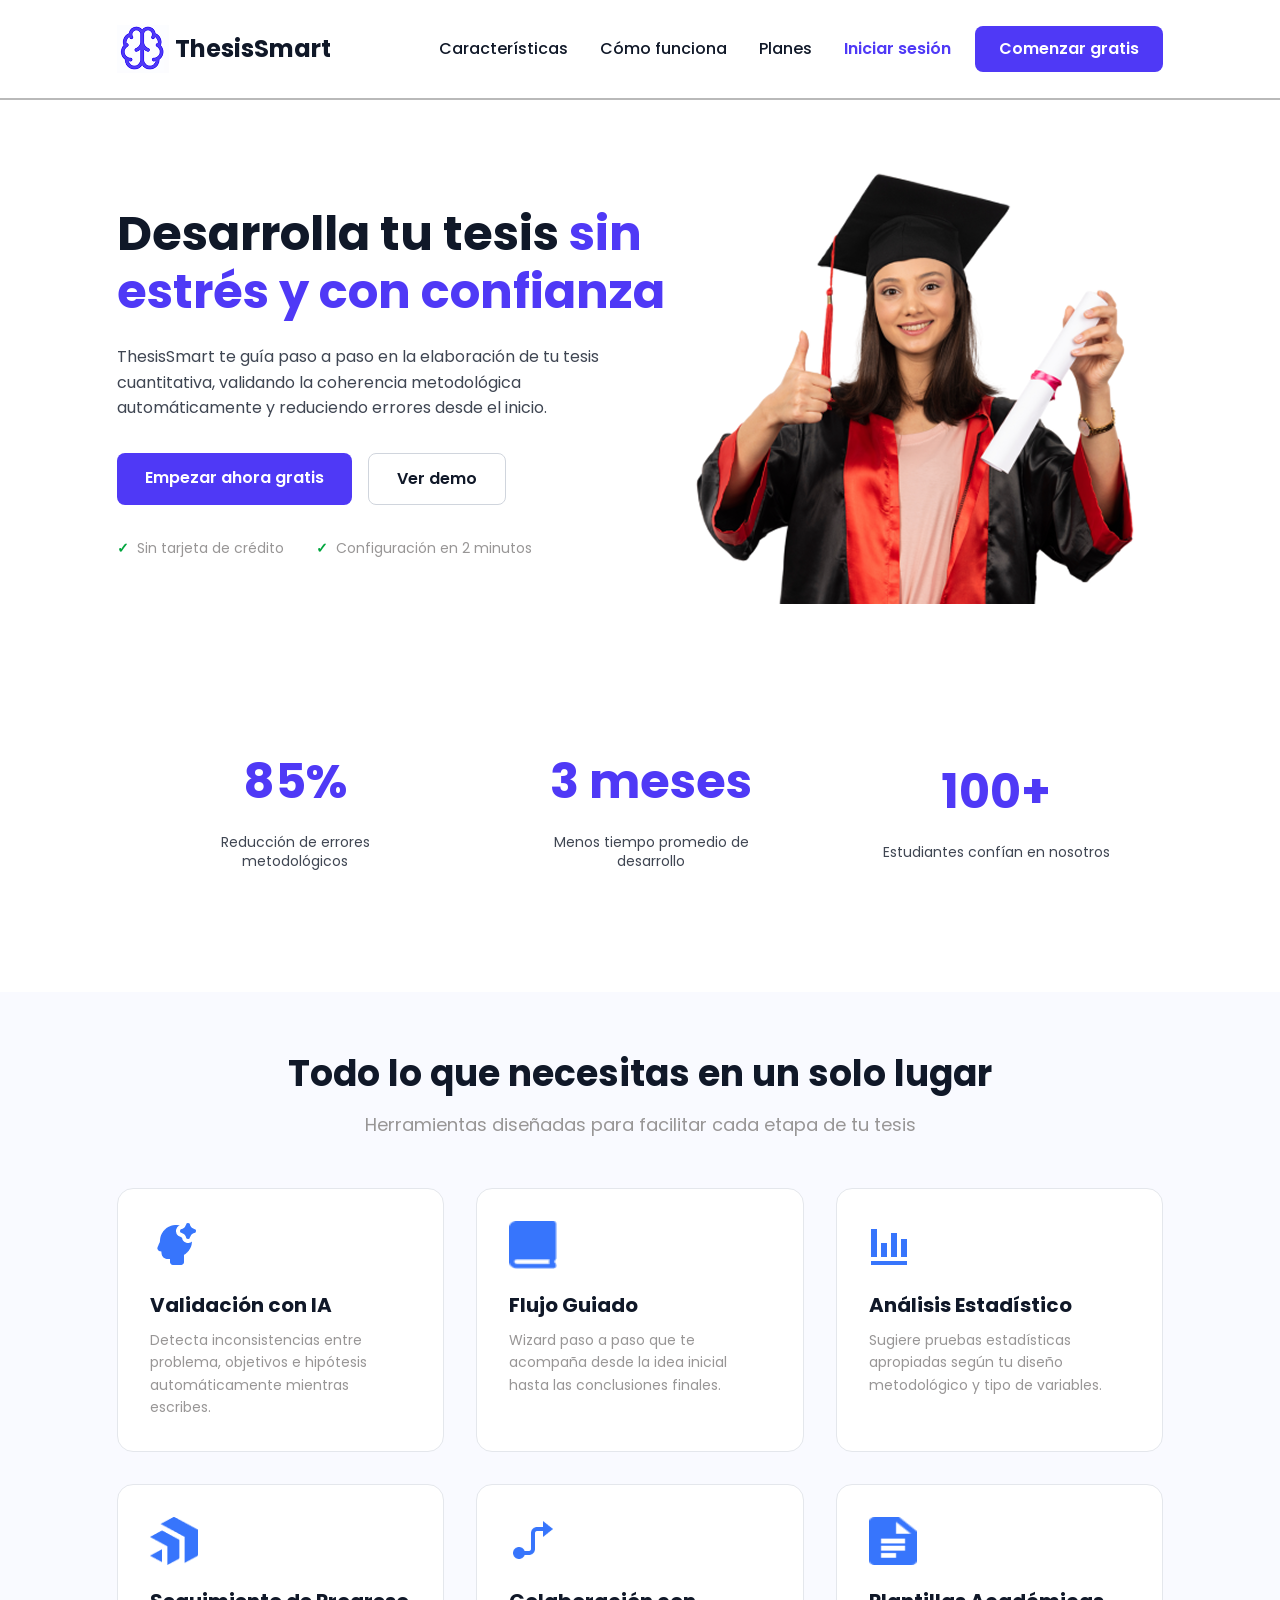
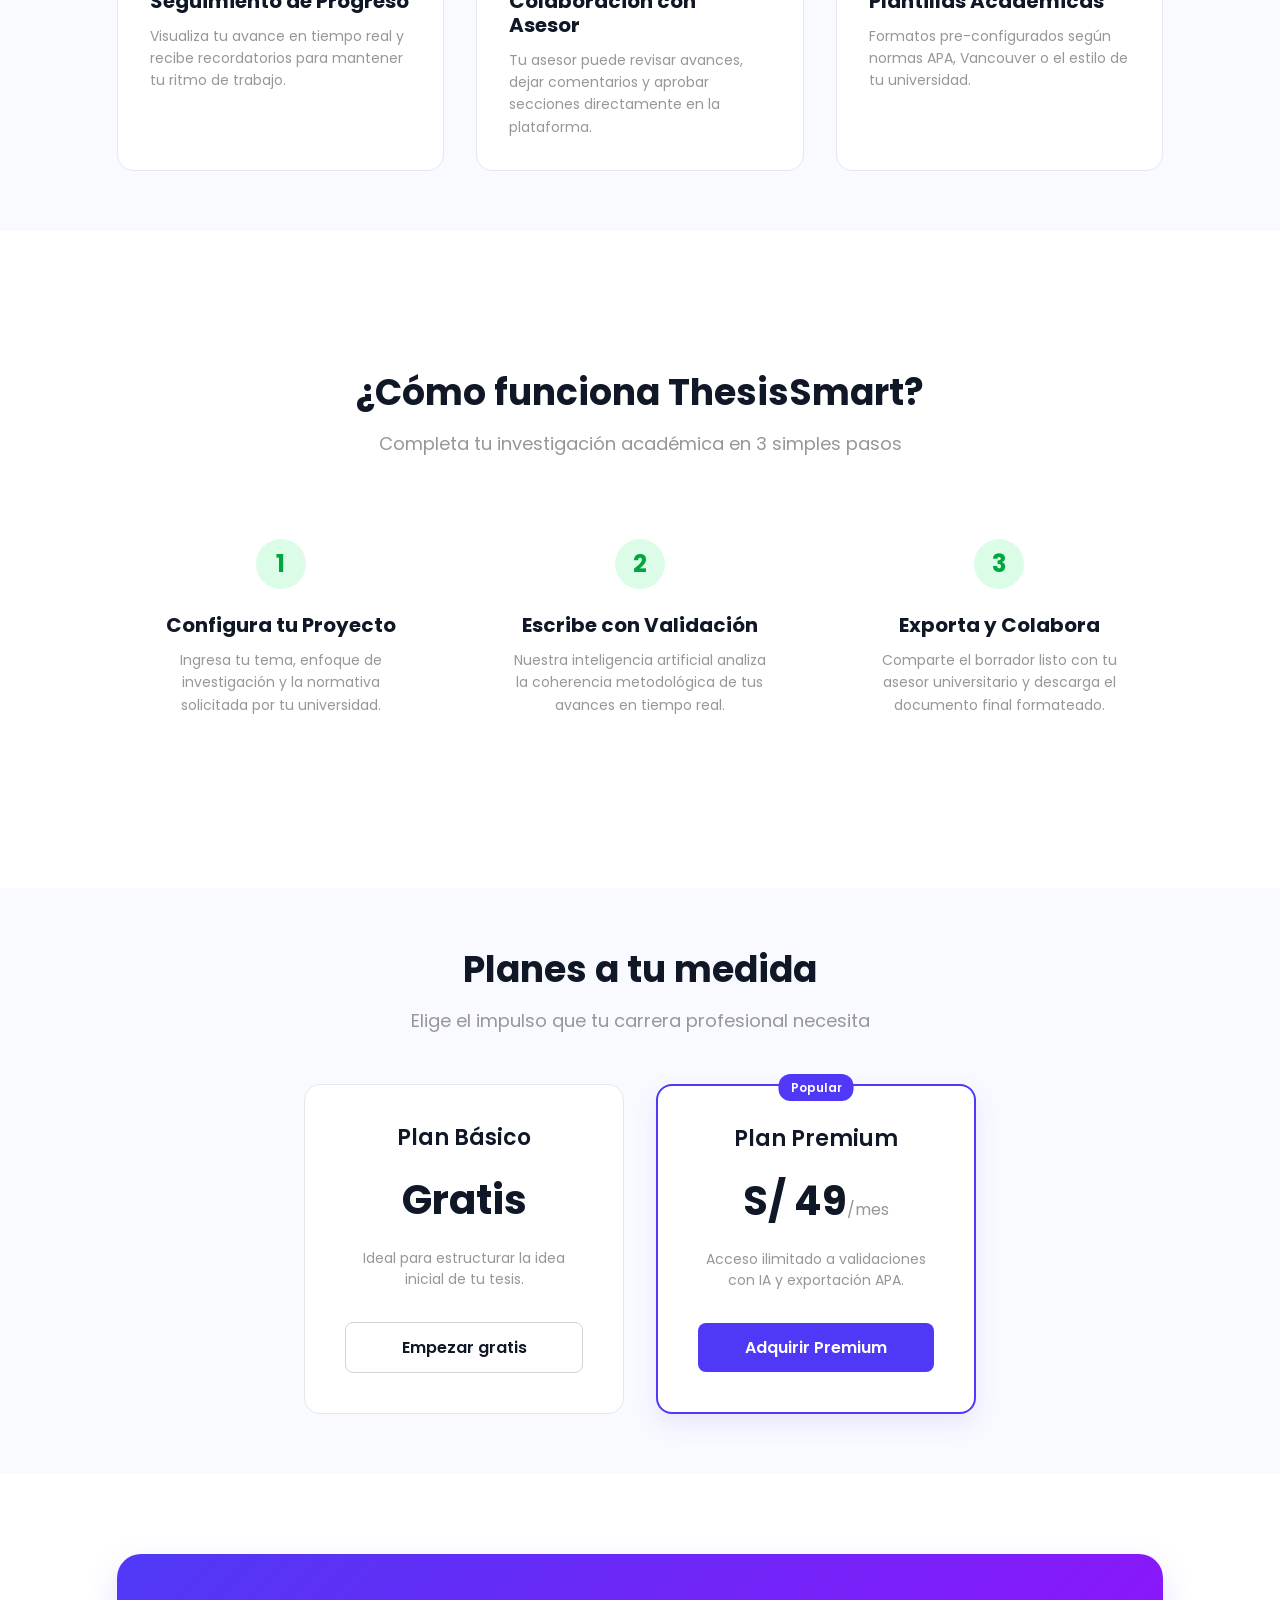
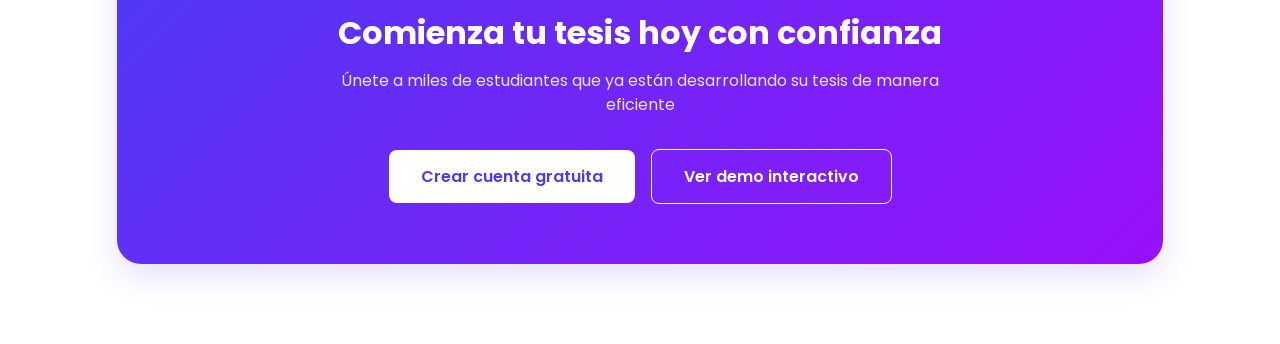
<file: public/index.html>
<!DOCTYPE html>
<html lang="es">
<head>
  <meta charset="UTF-8">
  <meta name="viewport" content="width=device-width, initial-scale=1.0">
  <title>Landing Page — Proyecto Tesis</title>
  <link rel="preconnect" href="https://fonts.googleapis.com">
  <link rel="preconnect" href="https://fonts.gstatic.com" crossorigin>
  <link href="https://fonts.googleapis.com/css2?family=Poppins:wght@400;500;600;700&display=swap" rel="stylesheet">
  <link rel="stylesheet" href="assets/styles/global.css">
  <link rel="stylesheet" href="assets/styles/landing.css">
</head>
<body>

  <header>
    <nav class="nav">
      <a href="index.html" class="cuadro">
        <img class="logo" height="48" width="52" src="assets/images/landing/image 8.png" alt="ThesisSmart Logo">
        <span class="titulo">ThesisSmart</span>
      </a>

      <div class="nav-rigth">
        <ul class="menu">
          <li><a href="#seccion-caracteristicas">Características</a></li>
          <li><a href="#seccion-como-funciona">Cómo funciona</a></li>
          <li><a href="#seccion-planes">Planes</a></li>
        </ul>

        <div class="text2">
          <a href="auth.html" class="login">Iniciar sesión</a>
          <a href="auth.html" class="comenzar">Comenzar gratis</a>
        </div>
      </div>
    </nav>
  </header>

  <main>
    
    <section class="hero-section">
      <div class="hero-content">
        <h1>Desarrolla tu tesis <span>sin estrés y con confianza</span></h1>
        <p class="hero-description">
          ThesisSmart te guía paso a paso en la elaboración de tu tesis cuantitativa, 
          validando la coherencia metodológica automáticamente y reduciendo errores desde el inicio.
        </p>

        <div class="hero-buttons">
          <a href="auth.html" class="btn-primary">Empezar ahora gratis</a>
          <a href="#" class="btn-secondary" id="btn-hero-demo">Ver demo</a>
        </div>

        <div class="hero-features">
          <p><span class="check-icon">✓</span> Sin tarjeta de crédito</p>
          <p><span class="check-icon">✓</span> Configuración en 2 minutos</p>
        </div>
      </div>

      <div class="hero-image">
        <img src="assets/images/landing/hero-banner.png" alt="Estudiante graduada de ThesisSmart">
      </div>
    </section>

    <section class="stats-section">
      <div class="stat-card">
        <p class="stat-number">85%</p>
        <p class="stat-text">Reducción de errores metodológicos</p>
      </div>

      <div class="stat-card">
        <p class="stat-number">3 meses</p>
        <p class="stat-text">Menos tiempo promedio de desarrollo</p>
      </div>

      <div class="stat-card">
        <p class="stat-number">100+</p>
        <p class="stat-text">Estudiantes confían en nosotros</p>
      </div>
    </section>

    <section id="seccion-caracteristicas" class="features-section">
      <div class="features-header">
        <h2>Todo lo que necesitas en un solo lugar</h2>
        <p>Herramientas diseñadas para facilitar cada etapa de tu tesis</p>
      </div>

      <div class="features-grid">
        <div class="feature-card">
          <img src="assets/images/landing/mingcute_head-ai-fill.png" alt="Icono IA" class="feature-icon">
          <h3>Validación con IA</h3>
          <p>Detecta inconsistencias entre problema, objetivos e hipótesis automáticamente mientras escribes.</p>
        </div>

        <div class="feature-card">
          <img src="assets/images/landing/Group.png" alt="Icono Flujo" class="feature-icon">
          <h3>Flujo Guiado</h3>
          <p>Wizard paso a paso que te acompaña desde la idea inicial hasta las conclusiones finales.</p>
        </div>

        <div class="feature-card">
          <img src="assets/images/landing/mingcute_head-ai-fill (2).png" alt="Icono Análisis" class="feature-icon">
          <h3>Análisis Estadístico</h3>
          <p>Sugiere pruebas estadísticas apropiadas según tu diseño metodológico y tipo de variables.</p>
        </div>

        <div class="feature-card">
          <img src="assets/images/landing/Vector.png" alt="Icono Progreso" class="feature-icon">
          <h3>Seguimiento de Progreso</h3>
          <p>Visualiza tu avance en tiempo real y recibe recordatorios para mantener tu ritmo de trabajo.</p>
        </div>

        <div class="feature-card">
          <img src="assets/images/landing/linea-png.png" alt="Icono Asesor" class="feature-icon">
          <h3>Colaboración con Asesor</h3>
          <p>Tu asesor puede revisar avances, dejar comentarios y aprobar secciones directamente en la plataforma.</p>
        </div>

        <div class="feature-card">
          <img src="assets/images/landing/librito.png" alt="Icono Plantillas" class="feature-icon">
          <h3>Plantillas Académicas</h3>
          <p>Formatos pre-configurados según normas APA, Vancouver o el estilo de tu universidad.</p>
        </div>
      </div>
    </section>

    <section id="seccion-como-funciona" class="how-section">
      <div class="features-header">
        <h2>¿Cómo funciona ThesisSmart?</h2>
        <p>Completa tu investigación académica en 3 simples pasos</p>
      </div>
      <div class="how-grid">
        <div class="step-card">
          <div class="step-number">1</div>
          <h3>Configura tu Proyecto</h3>
          <p>Ingresa tu tema, enfoque de investigación y la normativa solicitada por tu universidad.</p>
        </div>
        <div class="step-card">
          <div class="step-number">2</div>
          <h3>Escribe con Validación</h3>
          <p>Nuestra inteligencia artificial analiza la coherencia metodológica de tus avances en tiempo real.</p>
        </div>
        <div class="step-card">
          <div class="step-number">3</div>
          <h3>Exporta y Colabora</h3>
          <p>Comparte el borrador listo con tu asesor universitario y descarga el documento final formateado.</p>
        </div>
      </div>
    </section>

    <section id="seccion-planes" class="pricing-section">
      <div class="features-header">
        <h2>Planes a tu medida</h2>
        <p>Elige el impulso que tu carrera profesional necesita</p>
      </div>
      <div class="pricing-grid">
        <div class="price-card">
          <h3>Plan Básico</h3>
          <p class="price-amount">Gratis</p>
          <p class="price-description">Ideal para estructurar la idea inicial de tu tesis.</p>
          <a href="auth.html" class="btn-secondary">Empezar gratis</a>
        </div>
        <div class="price-card premium">
          <div class="premium-badge">Popular</div>
          <h3>Plan Premium</h3>
          <p class="price-amount">S/ 49<span>/mes</span></p>
          <p class="price-description">Acceso ilimitado a validaciones con IA y exportación APA.</p>
          <a href="auth.html" class="btn-primary">Adquirir Premium</a>
        </div>
      </div>
    </section>

    <section class="cta-section">
      <div class="cta-box">
        <h2>Comienza tu tesis hoy con confianza</h2>
        <p>Únete a miles de estudiantes que ya están desarrollando su tesis de manera eficiente</p>
        <div class="cta-buttons">
          <a href="auth.html" class="btn-cta">Crear cuenta gratuita</a>
          <a href="#" class="btn-cta-secondary" id="btn-footer-demo">Ver demo interactivo</a>
        </div>
      </div>
    </section>

  </main>

  <div class="demo-floating-menu" id="panel-menu-demo">
    <div class="demo-menu-header">
      <h4>NAVEGACIÓN RÁPIDA (Demo)</h4>
      <button id="btn-cerrar-demo" class="close-demo">&times</button>
    </div>
    <div class="demo-menu-links">
      <a href="index.html" class="demo-link active">Landing Page</a>
      <a href="auth.html" class="demo-link">Autenticación</a>
      <a href="dashboard-estudiante.html" class="demo-link">Dashboard Estudiante</a>
      <a href="gestionar-tesis.html" class="demo-link">Editor / Wizard</a>
      <a href="dashboard-asesor.html" class="demo-link">Dashboard Asesor</a>
    </div>
  </div>

  <footer>
    </footer>

  <script src="assets/scripts/global.js"></script>
  <script src="assets/scripts/landing.js"></script>
</body>
</html>
</file>
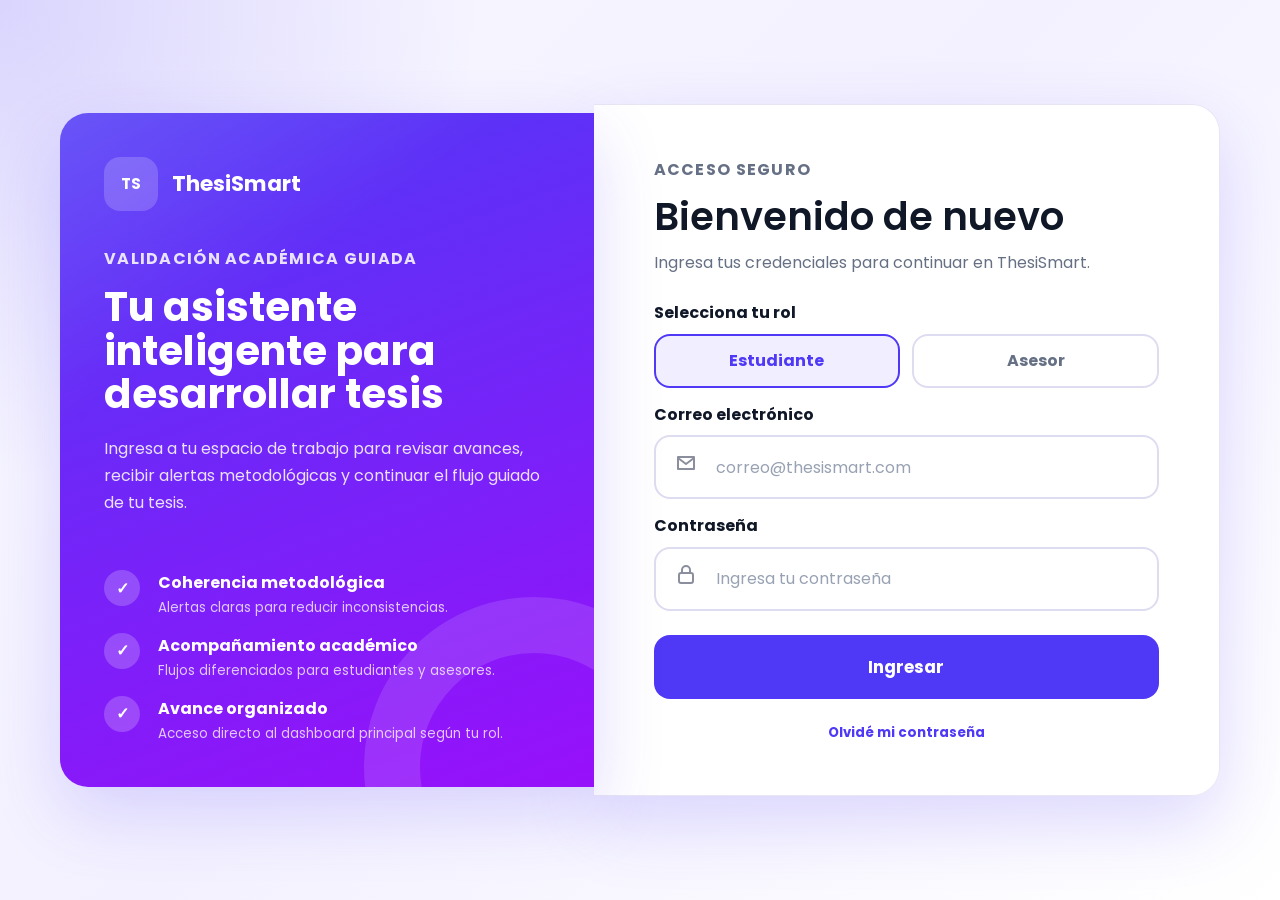
<file: public/auth.html>
<!DOCTYPE html>
<html lang="es">
<head>
  <meta charset="UTF-8">
  <meta name="viewport" content="width=device-width, initial-scale=1.0">
  <title>Autenticación / Login - ThesiSmart</title>
  <link rel="preconnect" href="https://fonts.googleapis.com">
  <link rel="preconnect" href="https://fonts.gstatic.com" crossorigin>
  <link href="https://fonts.googleapis.com/css2?family=Poppins:wght@400;500;600;700&display=swap" rel="stylesheet">
  <link rel="stylesheet" href="assets/styles/global.css">
  <link rel="stylesheet" href="assets/styles/auth.css">
</head>
<body class="auth-page">
  <main class="auth-shell" aria-labelledby="auth-title">
    <section class="auth-panel" aria-label="Presentación de ThesiSmart">
      <a class="auth-brand" href="index.html" aria-label="Ir a la landing page de ThesiSmart">
        <span class="auth-brand__mark" aria-hidden="true">TS</span>
        <span>ThesiSmart</span>
      </a>

      <div class="auth-panel__content">
        <p class="auth-eyebrow">Validación académica guiada</p>
        <h1>Tu asistente inteligente para desarrollar tesis</h1>
        <p>
          Ingresa a tu espacio de trabajo para revisar avances, recibir alertas
          metodológicas y continuar el flujo guiado de tu tesis.
        </p>
      </div>

      <ul class="auth-benefits" aria-label="Beneficios principales">
        <li>
          <span aria-hidden="true">✓</span>
          <div>
            <strong>Coherencia metodológica</strong>
            <small>Alertas claras para reducir inconsistencias.</small>
          </div>
        </li>
        <li>
          <span aria-hidden="true">✓</span>
          <div>
            <strong>Acompañamiento académico</strong>
            <small>Flujos diferenciados para estudiantes y asesores.</small>
          </div>
        </li>
        <li>
          <span aria-hidden="true">✓</span>
          <div>
            <strong>Avance organizado</strong>
            <small>Acceso directo al dashboard principal según tu rol.</small>
          </div>
        </li>
      </ul>
    </section>

    <section class="auth-card" aria-label="Formulario de inicio de sesión">
      <div class="auth-card__header">
        <p class="auth-kicker">Acceso seguro</p>
        <h2 id="auth-title">Bienvenido de nuevo</h2>
        <p>Ingresa tus credenciales para continuar en ThesiSmart.</p>
      </div>

      <div class="auth-alert" id="auth-alert" role="status" aria-live="polite" hidden></div>

      <form class="auth-form" id="login-form" novalidate>
        <fieldset class="role-selector" aria-describedby="role-error">
          <legend>Selecciona tu rol</legend>
          <label class="role-option">
            <input type="radio" name="role" value="student" checked>
            <span>Estudiante</span>
          </label>
          <label class="role-option">
            <input type="radio" name="role" value="advisor">
            <span>Asesor</span>
          </label>
        </fieldset>
        <p class="field-error" id="role-error"></p>

        <div class="form-field">
          <label for="email">Correo electrónico</label>
          <div class="input-shell">
            <span aria-hidden="true">
              <svg viewBox="0 0 24 24" focusable="false">
                <path d="M4 6h16v12H4z"></path>
                <path d="m4 7 8 6 8-6"></path>
              </svg>
            </span>
            <input
              id="email"
              name="email"
              type="email"
              autocomplete="email"
              placeholder="correo@thesismart.com"
              aria-describedby="email-error"
            >
          </div>
          <p class="field-error" id="email-error"></p>
        </div>

        <div class="form-field">
          <label for="password">Contraseña</label>
          <div class="input-shell">
            <span aria-hidden="true">
              <svg viewBox="0 0 24 24" focusable="false">
                <rect x="5" y="10" width="14" height="10" rx="2"></rect>
                <path d="M8 10V7a4 4 0 0 1 8 0v3"></path>
              </svg>
            </span>
            <input
              id="password"
              name="password"
              type="password"
              autocomplete="current-password"
              placeholder="Ingresa tu contraseña"
              aria-describedby="password-error"
            >
          </div>
          <p class="field-error" id="password-error"></p>
        </div>

        <button class="primary-button" type="submit">Ingresar</button>
      </form>

      <div class="auth-actions">
        <button class="link-button" type="button" id="forgot-password-button">
          Olvidé mi contraseña
        </button>
      </div>
    </section>
  </main>

  <div class="recovery-modal" id="recovery-modal" aria-hidden="true">
    <div class="recovery-dialog" role="dialog" aria-modal="true" aria-labelledby="recovery-title">
      <button class="recovery-close" type="button" id="close-recovery" aria-label="Cerrar recuperación">
        ×
      </button>
      <p class="auth-kicker">Recuperación de acceso</p>
      <h2 id="recovery-title">Restablece tu contraseña</h2>
      <p class="recovery-copy">
        Ingresa tu correo institucional y enviaremos una simulación de enlace para recuperar el acceso.
      </p>

      <div class="auth-alert auth-alert--success" id="recovery-alert" role="status" aria-live="polite" hidden></div>

      <form class="auth-form" id="recovery-form" novalidate>
        <div class="form-field">
          <label for="recovery-email">Correo electrónico</label>
          <div class="input-shell">
            <span aria-hidden="true">
              <svg viewBox="0 0 24 24" focusable="false">
                <path d="M4 6h16v12H4z"></path>
                <path d="m4 7 8 6 8-6"></path>
              </svg>
            </span>
            <input
              id="recovery-email"
              name="recovery-email"
              type="email"
              autocomplete="email"
              placeholder="correo@thesismart.com"
              aria-describedby="recovery-email-error"
            >
          </div>
          <p class="field-error" id="recovery-email-error"></p>
        </div>

        <button class="primary-button" type="submit">Enviar recuperación</button>
      </form>
    </div>
  </div>

  <script src="assets/scripts/global.js"></script>
  <script src="assets/scripts/auth.js"></script>
</body>
</html>
</file>
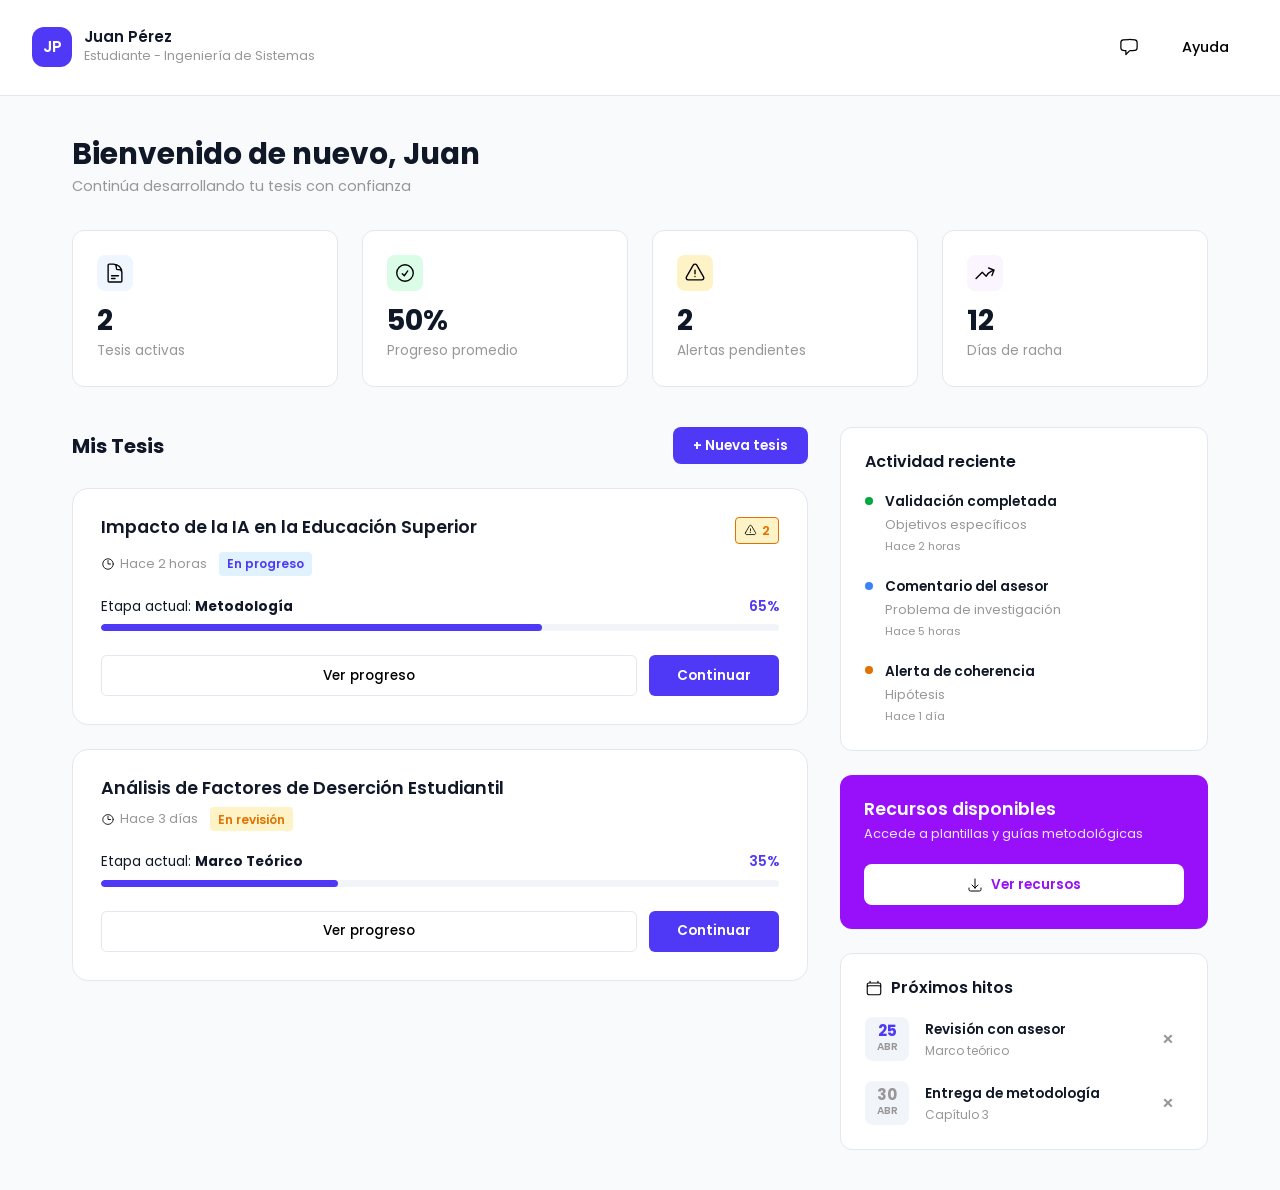
<file: public/dashboard-estudiante.html>
<!DOCTYPE html>
<html lang="es">
<head>
  <meta charset="UTF-8">
  <meta name="viewport" content="width=device-width, initial-scale=1.0">
  <title>Dashboard Estudiante — Proyecto Tesis</title>
  <link rel="preconnect" href="https://fonts.googleapis.com">
  <link rel="preconnect" href="https://fonts.gstatic.com" crossorigin>
  <link href="https://fonts.googleapis.com/css2?family=Poppins:wght@400;500;600;700&display=swap" rel="stylesheet">
  <link rel="stylesheet" href="assets/styles/global.css">
  <link rel="stylesheet" href="assets/styles/dashboard-estudiante.css">
</head>
<body>

  <header class="dashboard-header">
    <div class="usuario-info">
      <div class="usuario-avatar" id="avatar-usuario"></div>
      <div class="usuario-datos">
        <h3 id="nombre-usuario"></h3>
        <p id="carrera-usuario"></p>
      </div>
    </div>
    <div class="header-acciones">
      <button class="btn-chat-header" id="btn-chat">
        <img src="assets/images/dashboard-estudiante/icon-chat-bubble.svg" alt="Chat" class="btn-chat-icon">
      </button>
      <button class="btn-ayuda-header" id="btn-ayuda">Ayuda</button>
    </div>
  </header>

  <main class="dashboard-main">
    <!-- Contenido de Dashboard Estudiante -->
    <section class="bienvenida-section">
      <h1 id="mensaje-bienvenida"></h1>
      <p>
        Continúa desarrollando tu tesis con confianza
      </p>
    </section>

    <div id="panel-bienvenida-vacio" class="panel-vacio-oculto">
      <div class="vacio-contenido">
        <h2>¡Crea tu primer proyecto de Tesis y avanza sin dudas!</h2>
        <p>Aún no tienes ningún proyecto de tesis registrado en el sistema universitario</p>
        <button class="btn-crear-nueva btn-vacio-accion" id="btn-crear-primera">+ Registrar mi primera tesis</button>
      </div>
    </div>

    <div id="bloque-dashboard-contenido">
      <section class="resumen-grid">
        <article class="resumen-card">
          <img src="assets/images/dashboard-estudiante/icon-tesis.svg" alt="" class="indicador-svg">
          <h2 id="tesis-activas"></h2>
          <span>Tesis activas</span>
        </article>

        <article class="resumen-card">
          <img src="assets/images/dashboard-estudiante/icon-check-circle.svg" alt="" class="indicador-svg">
          <h2 id="progreso-promedio"></h2>
          <span>Progreso promedio</span>
        </article>

        <article class="resumen-card">
          <img src="assets/images/dashboard-estudiante/icon-exclamation-triangle.svg" alt="" class="indicador-svg">
          <h2 id="alertas-pendientes"></h2>
          <span>Alertas pendientes</span>
        </article>

        <article class="resumen-card">
          <img src="assets/images/dashboard-estudiante/icon-arrow-trending-up.svg" alt="" class="indicador-svg">
          <h2 id="dias-racha"></h2>
          <span>Días de racha</span>
        </article>
      </section>

      <section class="contenido-grid">
        <section class="tesis-column">
          <div class="tesis-header">
            <h2>Mis Tesis</h2>
            <button class="btn-crear-nueva" id="btn-nueva-tesis">+ Nueva tesis</button>
          </div>
          <div id="contenedor-tesis"></div>
        </section>
        <aside class="sidebar-column">
          <section class="sidebar-card">
            <h3>Actividad reciente</h3>
            <ul class="lista-actividad" id="lista-actividad"></ul>
          </section>

          <section class="recursos-card">
            <h3>Recursos disponibles</h3>
            <p>Accede a plantillas y guías metodológicas</p>
            <button class="btn-recursos-morado" id="btn-recursos">
              <img src="assets/images/dashboard-estudiante/icon-descargar.svg" alt="" class="btn-recursos-icon">
              Ver recursos
            </button>
          </section>

          <section class="sidebar-card">
            <div class="titulo-hitos-contenedor">
              <img src="assets/images/dashboard-estudiante/icon-calendar.svg" alt="" class="titulo-hitos-svg">
              <h3>Próximos hitos</h3>
            </div> 
            <ul class="lista-hitos" id="lista-hitos"></ul>
          </section>
        </aside>
      </section>
    </div>
  </main>

  <div id="modal-setup-tesis" class="modal-overlay-wizard">
    <div class="modal-wizard-card">
      <div class="wizard-header">
        <h2>Asistente de Configuración Inicial</h2>
        <button id="btn-cerrar-wizard" class="btn-cerrar-x">&times;</button>
      </div>
      <div class="wizard-pasos-indicador">
        <span class="paso-dot activo" data-paso="1">1</span>
        <span class="paso-dot" data-paso="2">2</span>
        <span class="paso-dot" data-paso="3">3</span>
        <span class="paso-dot" data-paso="4">4</span>
        <span class="paso-dot" data-paso="5">5</span>
        <span class="paso-dot" data-paso="6">6</span>
      </div>
      <form id="form-setup-tesis">
        <div class="wizard-paso-bloque" data-bloque="1">
          <label class="form-label">Título de tu investigación:</label>
          <input type="text" id="input-titulo-tesis" class="form-input" placeholder="Ej. Implementación de un Sistema basado en arquitecturas..." required>
        </div>

        <div class="wizard-paso-bloque ocultar-bloque" data-bloque="2">
          <label class="form-label">Objetivos del Proyecto:</label>
          <input type="text" id="input-objetivo-general" class="form-input" placeholder="Objetivo general..." required>
          <textarea id="input-objetivos-especificos" class="form-text-area" placeholder="Objetivos específicos (uno por línea)..." required></textarea>
        </div>

        <div class="wizard-paso-bloque ocultar-bloque" data-bloque="3">
          <label class="form-label">Planteamiento de Hipótesis:</label>
          <textarea id="input-hipotesis" class="form-text-area" placeholder="Escribe la hipótesis general de tu investigación académica..." required></textarea>
        </div>

        <div class="wizard-paso-bloque ocultar-bloque" data-bloque="4">
          <label class="form-label">Bases Teóricas y Antecedentes:</label>
          <textarea id="input-marco-teorico" class="form-text-area" placeholder="Registra los antecedentes principales o palabras clave del Marco Teórico..." required></textarea>
        </div>

        <div class="wizard-paso-bloque ocultar-bloque" data-bloque="5">
          <label class="form-label">Enfoque y Diseño Metodológico:</label>
          <select id="select-metodologia" class="form-select">
            <option value="Cualitativo">Enfoque Cualitativo</option>
            <option value="Cuantitativo">Enfoque Cuantitativo</option>
            <option value="Mixto">Enfoque Mixto</option>
          </select>
        </div>

        <div class="wizard-paso-bloque ocultar-bloque" data-bloque="6">
          <label class="form-label">Plan de Análisis de Datos:</label>
          <textarea id="input-analisis" class="form-text-area" placeholder="Describe los instrumentos o softwares a usar para el procesamiento de datos..." required></textarea>
        </div>

        <div class="wizard-acciones">
          <button type="button" id="btn-wizard-anterior" class="btn-secundario ocultar-btn">Atrás</button>
          <button type="button" id="btn-wizard-siguiente" class="btn-wizard-avance">Siguiente</button>
          <button type="button" id="btn-wizard-guardar" class="btn-wizard-avance ocultar-btn">Registrar Tesis</button>
        </div>
      </form>
    </div>
  </div>

  <footer>
    <!-- Footer compartido -->
  </footer>

  <script src="assets/scripts/global.js"></script>
  <script src="assets/scripts/dashboard-estudiante.js"></script>
</body>
</html>
</file>
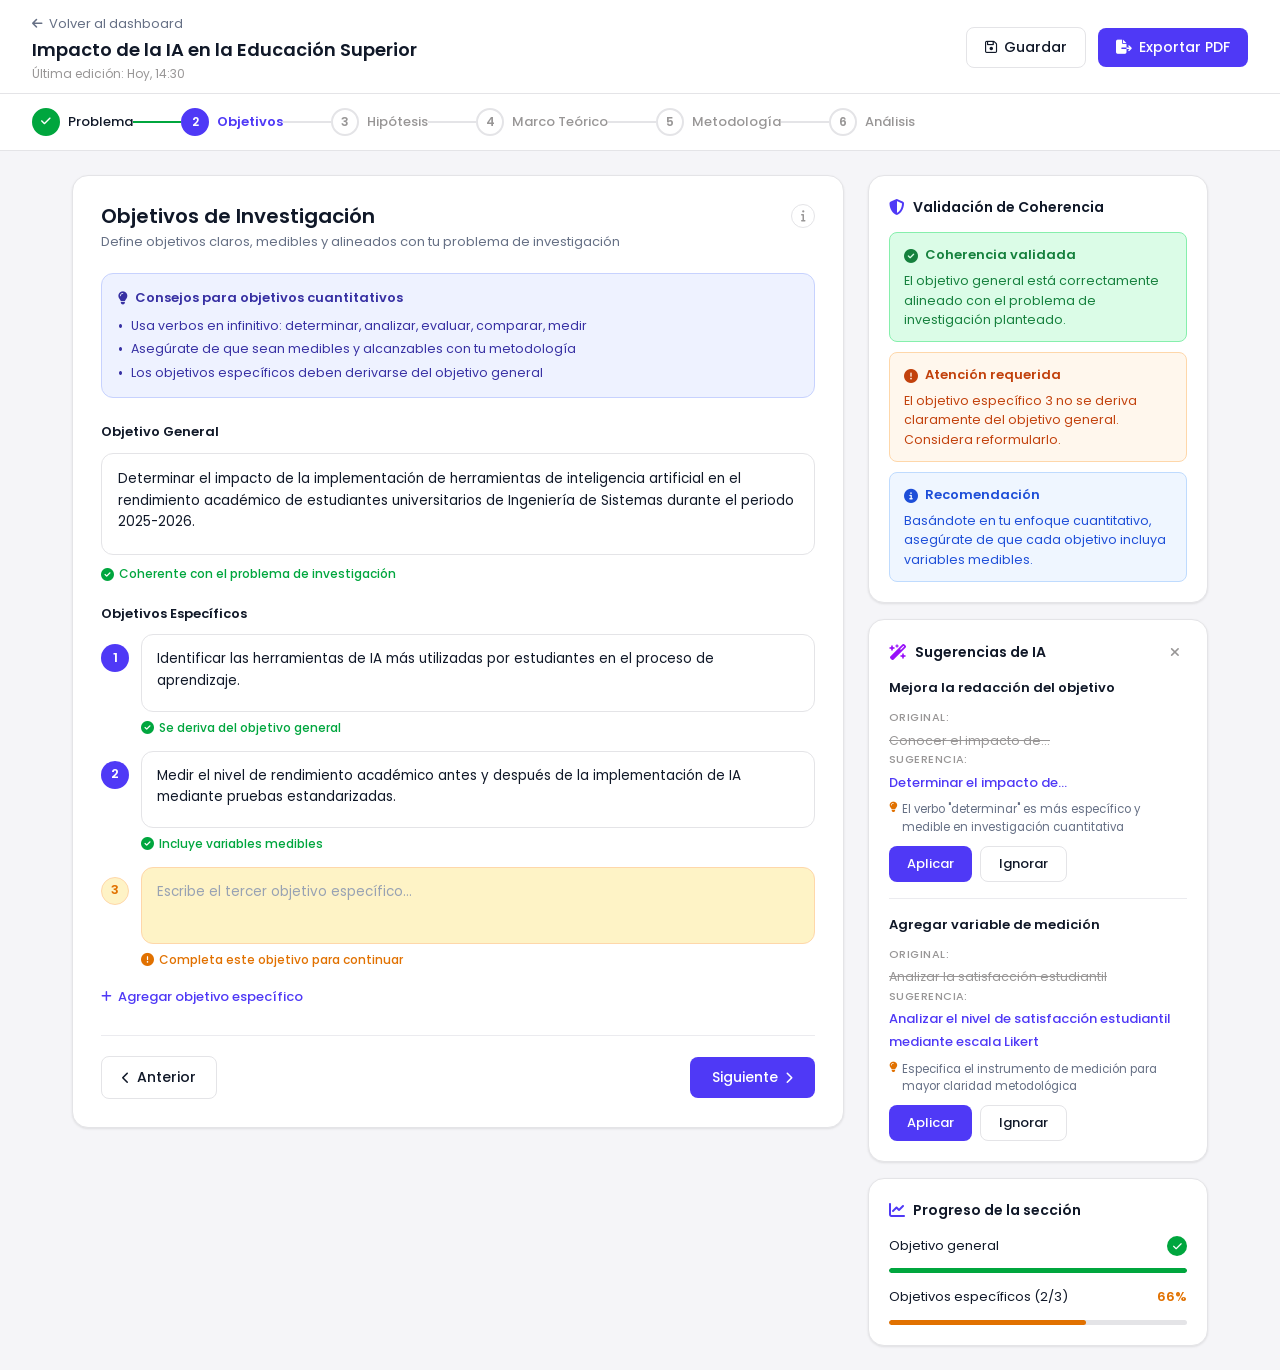
<file: public/gestionar-tesis.html>
<!DOCTYPE html>
<html lang="es">
<head>
  <meta charset="UTF-8">
  <meta name="viewport" content="width=device-width, initial-scale=1.0">
  <title>Gestionar Tesis — ThesiSmarth</title>
  <link rel="preconnect" href="https://fonts.googleapis.com">
  <link rel="preconnect" href="https://fonts.gstatic.com" crossorigin>
  <link href="https://fonts.googleapis.com/css2?family=Poppins:wght@400;500;600;700&display=swap" rel="stylesheet">
  <link rel="stylesheet" href="https://cdnjs.cloudflare.com/ajax/libs/font-awesome/6.5.1/css/all.min.css">
  <link rel="stylesheet" href="assets/styles/global.css">
  <link rel="stylesheet" href="assets/styles/gestionar-tesis.css">
</head>
<body>

  <!-- ── Header ──────────────────────────────────────── -->
  <header class="header">
    <div class="header-top">
      <div class="header-meta">
        <a href="dashboard-estudiante.html" class="back-link">
          <i class="fa-solid fa-arrow-left"></i>
          Volver al dashboard
        </a>
        <h1 class="header-title">Impacto de la IA en la Educación Superior</h1>
        <p class="header-subtitle">Última edición: Hoy, 14:30</p>
      </div>
      <button class="hamburger" id="menuBtn" aria-label="Abrir menú">
        <i class="fa-solid fa-bars"></i>
      </button>
      <div class="header-actions">
        <button class="btn-guardar">
          <i class="fa-regular fa-floppy-disk"></i>
          Guardar
        </button>
        <button class="btn-exportar">
          <i class="fa-solid fa-file-export"></i>
          Exportar PDF
        </button>
      </div>
    </div>
  </header>

  <!-- ── Steps Progress ──────────────────────────────── -->
  <nav class="steps-bar" aria-label="Pasos de la investigación">
    <ol class="steps-list">
      <li class="step-item done" data-step-nav="1" role="button" tabindex="0">
        <div class="step-inner">
          <div class="step-circle done"><i class="fa-solid fa-check"></i></div>
          <span class="step-label">Problema</span>
        </div>
      </li>
      <div class="step-connector done" role="presentation"></div>

      <li class="step-item active" data-step-nav="2" role="button" tabindex="0">
        <div class="step-inner">
          <div class="step-circle active">2</div>
          <span class="step-label">Objetivos</span>
        </div>
      </li>
      <div class="step-connector" role="presentation"></div>

      <li class="step-item" data-step-nav="3" role="button" tabindex="0">
        <div class="step-inner">
          <div class="step-circle">3</div>
          <span class="step-label">Hipótesis</span>
        </div>
      </li>
      <div class="step-connector" role="presentation"></div>

      <li class="step-item" data-step-nav="4" role="button" tabindex="0">
        <div class="step-inner">
          <div class="step-circle">4</div>
          <span class="step-label">Marco Teórico</span>
        </div>
      </li>
      <div class="step-connector" role="presentation"></div>

      <li class="step-item" data-step-nav="5" role="button" tabindex="0">
        <div class="step-inner">
          <div class="step-circle">5</div>
          <span class="step-label">Metodología</span>
        </div>
      </li>
      <div class="step-connector" role="presentation"></div>

      <li class="step-item" data-step-nav="6" role="button" tabindex="0">
        <div class="step-inner">
          <div class="step-circle">6</div>
          <span class="step-label">Análisis</span>
        </div>
      </li>
    </ol>
  </nav>

  <!-- ── Main Layout ─────────────────────────────────── -->
  <main class="main-layout">

    <!-- ═══════ PASO 1 — PROBLEMA ═══════ -->
    <div class="step-content" data-step="1">
      <section class="panel-left">
        <div class="panel-header">
          <h2 class="panel-title">Problema de Investigación</h2>
          <button class="icon-info" title="Más información" aria-label="Más información">
            <i class="fa-solid fa-info"></i>
          </button>
        </div>
        <p class="panel-desc">Define con precisión el problema que motiva tu investigación</p>

        <div class="tips-box">
          <div class="tips-title"><i class="fa-solid fa-lightbulb"></i> Consejos para formular el problema</div>
          <ul class="tips-list">
            <li>Formula el problema como una pregunta central verificable</li>
            <li>Contextualiza el problema en un tiempo y población específica</li>
            <li>Indica las brechas de conocimiento que justifican la investigación</li>
          </ul>
        </div>

        <p class="section-label">Pregunta de investigación principal</p>
        <div class="objetivo-general-wrapper">
          <textarea class="objetivo-general-text" rows="3">¿Cuál es el impacto de la implementación de herramientas de inteligencia artificial en el rendimiento académico de estudiantes universitarios de Ingeniería de Sistemas durante el periodo 2025-2026?</textarea>
        </div>
        <div class="status-tag verde">
          <i class="fa-solid fa-circle-check"></i> Pregunta bien formulada y delimitada
        </div>

        <p class="section-label">Justificación del problema</p>
        <div class="objetivo-general-wrapper">
          <textarea class="objetivo-general-text" rows="3">El uso creciente de herramientas de IA en entornos educativos abre interrogantes sobre su efectividad real en el aprendizaje. Existe escasa evidencia empírica local que mida este impacto de forma cuantitativa en estudiantes de Ingeniería de Sistemas en el Perú.</textarea>
        </div>
        <div class="status-tag verde">
          <i class="fa-solid fa-circle-check"></i> Justificación coherente con el contexto académico
        </div>

        <p class="section-label">Preguntas secundarias</p>

        <div class="objetivo-item">
          <div class="objetivo-num">1</div>
          <div class="objetivo-content">
            <div class="objetivo-box">
              <textarea class="objetivo-input" rows="2">¿Qué herramientas de IA utilizan con mayor frecuencia los estudiantes universitarios?</textarea>
            </div>
            <div class="status-tag verde"><i class="fa-solid fa-circle-check"></i> Derivada de la pregunta principal</div>
          </div>
        </div>

        <div class="objetivo-item">
          <div class="objetivo-num">2</div>
          <div class="objetivo-content">
            <div class="objetivo-box">
              <textarea class="objetivo-input" rows="2">¿Existe diferencia significativa en el rendimiento antes y después del uso de IA?</textarea>
            </div>
            <div class="status-tag verde"><i class="fa-solid fa-circle-check"></i> Incluye variable de comparación</div>
          </div>
        </div>

        <div class="objetivo-item">
          <div class="objetivo-num pendiente">3</div>
          <div class="objetivo-content">
            <div class="objetivo-box pendiente-box">
              <textarea class="objetivo-input" rows="2" placeholder="Escribe la tercera pregunta secundaria..."></textarea>
            </div>
            <div class="status-tag naranja"><i class="fa-solid fa-circle-exclamation"></i> Completa esta pregunta para continuar</div>
          </div>
        </div>

        <div id="preguntasExtra"></div>

        <button class="add-objetivo" id="addPreguntaBtn" aria-label="Agregar pregunta secundaria">
          <i class="fa-solid fa-plus"></i> Agregar pregunta secundaria
        </button>

        <div class="panel-nav">
          <button class="btn-anterior"><i class="fa-solid fa-chevron-left"></i> Anterior</button>
          <button class="btn-siguiente">Siguiente <i class="fa-solid fa-chevron-right"></i></button>
        </div>
      </section>

      <aside class="panel-right">
        <div class="card-sidebar">
          <div class="sidebar-card-title"><i class="fa-solid fa-shield-halved"></i> Validación de Coherencia</div>
          <div class="alert-card verde">
            <div class="alert-header"><i class="fa-solid fa-circle-check"></i> Coherencia validada</div>
            <p class="alert-body">La pregunta principal está correctamente delimitada en tiempo y población.</p>
          </div>
          <div class="alert-card info">
            <div class="alert-header"><i class="fa-solid fa-circle-info"></i> Recomendación</div>
            <p class="alert-body">Asegúrate de que las preguntas secundarias correspondan a las variables que medirás.</p>
          </div>
        </div>

        <div class="card-sidebar">
          <div class="sugerencias-header">
            <div class="sugerencias-title"><i class="fa-solid fa-wand-magic-sparkles"></i> Sugerencias de IA</div>
            <button class="btn-close-sugerencias" aria-label="Cerrar sugerencias"><i class="fa-solid fa-xmark"></i></button>
          </div>
          <div class="sugerencia-item">
            <p class="sugerencia-label">Añade contexto geográfico</p>
            <div class="sugerencia-row">
              <span class="sugerencia-tag">Sugerencia:</span>
              <span class="sugerencia-nueva">Especifica la universidad o región en la pregunta principal para mayor validez interna</span>
            </div>
            <div class="sugerencia-nota"><i class="fa-solid fa-lightbulb"></i> Delimitar geográficamente fortalece la validez interna del estudio</div>
            <div class="sugerencia-actions"><button class="btn-ignorar">Ignorar</button></div>
          </div>
          <div class="sugerencia-item">
            <p class="sugerencia-label">Usa indicadores cuantificables</p>
            <div class="sugerencia-row">
              <span class="sugerencia-tag">Sugerencia:</span>
              <span class="sugerencia-nueva">Reformula las preguntas secundarias usando indicadores medibles (frecuencia, promedio, porcentaje)</span>
            </div>
            <div class="sugerencia-nota"><i class="fa-solid fa-lightbulb"></i> Facilita operacionalizar las variables en la metodología</div>
            <div class="sugerencia-actions"><button class="btn-ignorar">Ignorar</button></div>
          </div>
        </div>

        <div class="card-sidebar">
          <div class="sidebar-card-title"><i class="fa-solid fa-chart-line"></i> Progreso de la sección</div>
          <div class="progreso-item">
            <span class="progreso-label">Pregunta principal</span>
            <div class="progreso-right"><div class="check-verde"><i class="fa-solid fa-check"></i></div></div>
          </div>
          <div class="progress-bar-wrapper" style="margin-bottom:14px">
            <div class="progress-bar-fill full" style="width:100%"></div>
          </div>
          <div class="progreso-item">
            <span class="progreso-label">Preguntas secundarias (2/3)</span>
            <div class="progreso-right"><span class="progreso-pct">66%</span></div>
          </div>
          <div class="progress-bar-wrapper">
            <div class="progress-bar-fill" style="width:66%"></div>
          </div>
        </div>
      </aside>
    </div>

    <!-- ═══════ PASO 2 — OBJETIVOS ═══════ -->
    <div class="step-content active" data-step="2">
      <section class="panel-left">
        <div class="panel-header">
          <h2 class="panel-title">Objetivos de Investigación</h2>
          <button class="icon-info" title="Más información" aria-label="Más información">
            <i class="fa-solid fa-info"></i>
          </button>
        </div>
        <p class="panel-desc">Define objetivos claros, medibles y alineados con tu problema de investigación</p>

        <div class="tips-box">
          <div class="tips-title"><i class="fa-solid fa-lightbulb"></i> Consejos para objetivos cuantitativos</div>
          <ul class="tips-list">
            <li>Usa verbos en infinitivo: determinar, analizar, evaluar, comparar, medir</li>
            <li>Asegúrate de que sean medibles y alcanzables con tu metodología</li>
            <li>Los objetivos específicos deben derivarse del objetivo general</li>
          </ul>
        </div>

        <p class="section-label">Objetivo General</p>
        <div class="objetivo-general-wrapper">
          <textarea class="objetivo-general-text" rows="3" id="objetivoGeneral">Determinar el impacto de la implementación de herramientas de inteligencia artificial en el rendimiento académico de estudiantes universitarios de Ingeniería de Sistemas durante el periodo 2025-2026.</textarea>
        </div>
        <div class="status-tag verde">
          <i class="fa-solid fa-circle-check"></i> Coherente con el problema de investigación
        </div>

        <p class="section-label">Objetivos Específicos</p>

        <div class="objetivo-item" data-index="1">
          <div class="objetivo-num">1</div>
          <div class="objetivo-content">
            <div class="objetivo-box">
              <textarea class="objetivo-input" rows="2">Identificar las herramientas de IA más utilizadas por estudiantes en el proceso de aprendizaje.</textarea>
            </div>
            <div class="status-tag verde"><i class="fa-solid fa-circle-check"></i> Se deriva del objetivo general</div>
          </div>
        </div>

        <div class="objetivo-item" data-index="2">
          <div class="objetivo-num">2</div>
          <div class="objetivo-content">
            <div class="objetivo-box">
              <textarea class="objetivo-input" rows="2">Medir el nivel de rendimiento académico antes y después de la implementación de IA mediante pruebas estandarizadas.</textarea>
            </div>
            <div class="status-tag verde"><i class="fa-solid fa-circle-check"></i> Incluye variables medibles</div>
          </div>
        </div>

        <div class="objetivo-item" data-index="3">
          <div class="objetivo-num pendiente">3</div>
          <div class="objetivo-content">
            <div class="objetivo-box pendiente-box">
              <textarea class="objetivo-input" rows="2" placeholder="Escribe el tercer objetivo específico..."></textarea>
            </div>
            <div class="status-tag naranja"><i class="fa-solid fa-circle-exclamation"></i> Completa este objetivo para continuar</div>
          </div>
        </div>

        <div id="objetivosExtra"></div>

        <button class="add-objetivo" id="addObjetivoBtn" aria-label="Agregar objetivo específico">
          <i class="fa-solid fa-plus"></i> Agregar objetivo específico
        </button>

        <div class="panel-nav">
          <button class="btn-anterior"><i class="fa-solid fa-chevron-left"></i> Anterior</button>
          <button class="btn-siguiente">Siguiente <i class="fa-solid fa-chevron-right"></i></button>
        </div>
      </section>

      <aside class="panel-right">
        <div class="card-sidebar">
          <div class="sidebar-card-title"><i class="fa-solid fa-shield-halved"></i> Validación de Coherencia</div>
          <div class="alert-card verde">
            <div class="alert-header"><i class="fa-solid fa-circle-check"></i> Coherencia validada</div>
            <p class="alert-body">El objetivo general está correctamente alineado con el problema de investigación planteado.</p>
          </div>
          <div class="alert-card naranja">
            <div class="alert-header"><i class="fa-solid fa-circle-exclamation"></i> Atención requerida</div>
            <p class="alert-body">El objetivo específico 3 no se deriva claramente del objetivo general. Considera reformularlo.</p>
          </div>
          <div class="alert-card info">
            <div class="alert-header"><i class="fa-solid fa-circle-info"></i> Recomendación</div>
            <p class="alert-body">Basándote en tu enfoque cuantitativo, asegúrate de que cada objetivo incluya variables medibles.</p>
          </div>
        </div>

        <div class="card-sidebar" id="sugerenciasCard">
          <div class="sugerencias-header">
            <div class="sugerencias-title"><i class="fa-solid fa-wand-magic-sparkles"></i> Sugerencias de IA</div>
            <button class="btn-close-sugerencias" id="closeSugerencias" aria-label="Cerrar sugerencias"><i class="fa-solid fa-xmark"></i></button>
          </div>
          <div class="sugerencia-item" id="sug1">
            <p class="sugerencia-label">Mejora la redacción del objetivo</p>
            <div class="sugerencia-row">
              <span class="sugerencia-tag">Original:</span>
              <span class="sugerencia-original">Conocer el impacto de...</span>
            </div>
            <div class="sugerencia-row">
              <span class="sugerencia-tag">Sugerencia:</span>
              <span class="sugerencia-nueva">Determinar el impacto de...</span>
            </div>
            <div class="sugerencia-nota"><i class="fa-solid fa-lightbulb"></i> El verbo "determinar" es más específico y medible en investigación cuantitativa</div>
            <div class="sugerencia-actions">
              <button class="btn-aplicar" data-sug="1">Aplicar</button>
              <button class="btn-ignorar" data-sug="1">Ignorar</button>
            </div>
          </div>
          <div class="sugerencia-item" id="sug2">
            <p class="sugerencia-label">Agregar variable de medición</p>
            <div class="sugerencia-row">
              <span class="sugerencia-tag">Original:</span>
              <span class="sugerencia-original">Analizar la satisfacción estudiantil</span>
            </div>
            <div class="sugerencia-row">
              <span class="sugerencia-tag">Sugerencia:</span>
              <span class="sugerencia-nueva">Analizar el nivel de satisfacción estudiantil mediante escala Likert</span>
            </div>
            <div class="sugerencia-nota"><i class="fa-solid fa-lightbulb"></i> Especifica el instrumento de medición para mayor claridad metodológica</div>
            <div class="sugerencia-actions">
              <button class="btn-aplicar" data-sug="2">Aplicar</button>
              <button class="btn-ignorar" data-sug="2">Ignorar</button>
            </div>
          </div>
        </div>

        <div class="card-sidebar">
          <div class="sidebar-card-title"><i class="fa-solid fa-chart-line"></i> Progreso de la sección</div>
          <div class="progreso-item">
            <span class="progreso-label">Objetivo general</span>
            <div class="progreso-right"><div class="check-verde"><i class="fa-solid fa-check"></i></div></div>
          </div>
          <div class="progress-bar-wrapper" style="margin-bottom:14px">
            <div class="progress-bar-fill full" style="width:100%"></div>
          </div>
          <div class="progreso-item">
            <span class="progreso-label">Objetivos específicos (<span id="progresoCount">2</span>/3)</span>
            <div class="progreso-right"><span class="progreso-pct" id="progresoPct">66%</span></div>
          </div>
          <div class="progress-bar-wrapper">
            <div class="progress-bar-fill" id="progresoBar" style="width:66%"></div>
          </div>
        </div>
      </aside>
    </div>

    <!-- ═══════ PASO 3 — HIPÓTESIS ═══════ -->
    <div class="step-content" data-step="3">
      <section class="panel-left">
        <div class="panel-header">
          <h2 class="panel-title">Hipótesis de Investigación</h2>
          <button class="icon-info" title="Más información" aria-label="Más información">
            <i class="fa-solid fa-info"></i>
          </button>
        </div>
        <p class="panel-desc">Formula hipótesis verificables derivadas de tus objetivos de investigación</p>

        <div class="tips-box">
          <div class="tips-title"><i class="fa-solid fa-lightbulb"></i> Consejos para hipótesis cuantitativas</div>
          <ul class="tips-list">
            <li>Expresa la relación entre variables de forma clara y directa</li>
            <li>Incluye la hipótesis nula (H₀) y la hipótesis alternativa (H₁)</li>
            <li>Asegúrate de que sea falsable y comprobable con los datos que recogerás</li>
          </ul>
        </div>

        <p class="section-label">Hipótesis General</p>
        <div class="objetivo-general-wrapper">
          <textarea class="objetivo-general-text" rows="3">La implementación de herramientas de inteligencia artificial tiene un impacto positivo y estadísticamente significativo en el rendimiento académico de estudiantes universitarios de Ingeniería de Sistemas durante el periodo 2025-2026.</textarea>
        </div>
        <div class="status-tag verde">
          <i class="fa-solid fa-circle-check"></i> Se deriva directamente del objetivo general
        </div>

        <p class="section-label">Hipótesis Específicas</p>

        <div class="objetivo-item">
          <div class="objetivo-num">1</div>
          <div class="objetivo-content">
            <div class="objetivo-box">
              <textarea class="objetivo-input" rows="2">Las herramientas de IA más utilizadas son aquellas orientadas a la síntesis de información y resolución de ejercicios técnicos.</textarea>
            </div>
            <div class="status-tag verde"><i class="fa-solid fa-circle-check"></i> Vinculada al objetivo específico 1</div>
          </div>
        </div>

        <div class="objetivo-item">
          <div class="objetivo-num">2</div>
          <div class="objetivo-content">
            <div class="objetivo-box">
              <textarea class="objetivo-input" rows="2">Existe una diferencia significativa (p &lt; 0.05) en el rendimiento académico antes y después del uso sistemático de herramientas de IA.</textarea>
            </div>
            <div class="status-tag verde"><i class="fa-solid fa-circle-check"></i> Incluye criterio estadístico de verificación</div>
          </div>
        </div>

        <div class="objetivo-item">
          <div class="objetivo-num pendiente">3</div>
          <div class="objetivo-content">
            <div class="objetivo-box pendiente-box">
              <textarea class="objetivo-input" rows="2" placeholder="Escribe la tercera hipótesis específica..."></textarea>
            </div>
            <div class="status-tag naranja"><i class="fa-solid fa-circle-exclamation"></i> Completa esta hipótesis para continuar</div>
          </div>
        </div>

        <div id="hipotesisExtra"></div>

        <button class="add-objetivo" id="addHipotesisBtn" aria-label="Agregar hipótesis específica">
          <i class="fa-solid fa-plus"></i> Agregar hipótesis específica
        </button>

        <p class="section-label" style="margin-top:24px">Hipótesis Nula / Alternativa</p>
        <table class="h0h1-table">
          <tr>
            <td>H₀</td>
            <td>La implementación de IA no produce diferencias significativas en el rendimiento académico</td>
          </tr>
          <tr>
            <td>H₁</td>
            <td>La implementación de IA sí produce diferencias significativas en el rendimiento académico</td>
          </tr>
        </table>

        <div class="panel-nav">
          <button class="btn-anterior"><i class="fa-solid fa-chevron-left"></i> Anterior</button>
          <button class="btn-siguiente">Siguiente <i class="fa-solid fa-chevron-right"></i></button>
        </div>
      </section>

      <aside class="panel-right">
        <div class="card-sidebar">
          <div class="sidebar-card-title"><i class="fa-solid fa-shield-halved"></i> Validación de Coherencia</div>
          <div class="alert-card verde">
            <div class="alert-header"><i class="fa-solid fa-circle-check"></i> Coherencia validada</div>
            <p class="alert-body">La hipótesis general es coherente con el objetivo y el problema planteado.</p>
          </div>
          <div class="alert-card naranja">
            <div class="alert-header"><i class="fa-solid fa-circle-exclamation"></i> Atención requerida</div>
            <p class="alert-body">La hipótesis específica 3 está pendiente de completar.</p>
          </div>
          <div class="alert-card info">
            <div class="alert-header"><i class="fa-solid fa-circle-info"></i> Recomendación</div>
            <p class="alert-body">Verifica que cada hipótesis pueda comprobarse con los instrumentos de tu metodología.</p>
          </div>
        </div>

        <div class="card-sidebar">
          <div class="sugerencias-header">
            <div class="sugerencias-title"><i class="fa-solid fa-wand-magic-sparkles"></i> Sugerencias de IA</div>
            <button class="btn-close-sugerencias" aria-label="Cerrar sugerencias"><i class="fa-solid fa-xmark"></i></button>
          </div>
          <div class="sugerencia-item">
            <p class="sugerencia-label">Añade nivel de significancia</p>
            <div class="sugerencia-row">
              <span class="sugerencia-tag">Sugerencia:</span>
              <span class="sugerencia-nueva">Añade el nivel de significancia estadística (α = 0.05) a la hipótesis general</span>
            </div>
            <div class="sugerencia-nota"><i class="fa-solid fa-lightbulb"></i> Hace la hipótesis directamente falsable con pruebas estadísticas</div>
            <div class="sugerencia-actions"><button class="btn-ignorar">Ignorar</button></div>
          </div>
          <div class="sugerencia-item">
            <p class="sugerencia-label">Reformula la hipótesis 1</p>
            <div class="sugerencia-row">
              <span class="sugerencia-tag">Sugerencia:</span>
              <span class="sugerencia-nueva">Incluye el porcentaje esperado de uso para cuantificar la hipótesis 1</span>
            </div>
            <div class="sugerencia-nota"><i class="fa-solid fa-lightbulb"></i> Un valor esperado permite medir el grado de confirmación de la hipótesis</div>
            <div class="sugerencia-actions"><button class="btn-ignorar">Ignorar</button></div>
          </div>
        </div>

        <div class="card-sidebar">
          <div class="sidebar-card-title"><i class="fa-solid fa-chart-line"></i> Progreso de la sección</div>
          <div class="progreso-item">
            <span class="progreso-label">Hipótesis general</span>
            <div class="progreso-right"><div class="check-verde"><i class="fa-solid fa-check"></i></div></div>
          </div>
          <div class="progress-bar-wrapper" style="margin-bottom:14px">
            <div class="progress-bar-fill full" style="width:100%"></div>
          </div>
          <div class="progreso-item">
            <span class="progreso-label">Hipótesis específicas (2/3)</span>
            <div class="progreso-right"><span class="progreso-pct">66%</span></div>
          </div>
          <div class="progress-bar-wrapper">
            <div class="progress-bar-fill" style="width:66%"></div>
          </div>
        </div>
      </aside>
    </div>

    <!-- ═══════ PASO 4 — MARCO TEÓRICO ═══════ -->
    <div class="step-content" data-step="4">
      <section class="panel-left">
        <div class="panel-header">
          <h2 class="panel-title">Marco Teórico</h2>
          <button class="icon-info" title="Más información" aria-label="Más información">
            <i class="fa-solid fa-info"></i>
          </button>
        </div>
        <p class="panel-desc">Fundamenta tu investigación con teorías, conceptos y antecedentes relevantes</p>

        <div class="tips-box">
          <div class="tips-title"><i class="fa-solid fa-lightbulb"></i> Cómo estructurar el marco teórico</div>
          <ul class="tips-list">
            <li>Organiza el contenido de lo general a lo específico</li>
            <li>Incluye antecedentes nacionales e internacionales recientes (últimos 5 años)</li>
            <li>Cita las fuentes en el formato requerido por tu institución (APA, etc.)</li>
          </ul>
        </div>

        <p class="section-label">Antecedentes</p>

        <div class="bloque-item">
          <div class="bloque-header">
            <span class="bloque-num">Antecedente 1</span>
            <div class="status-tag verde" style="margin:0"><i class="fa-solid fa-circle-check"></i> Alta relevancia</div>
          </div>
          <div class="campo-grupo">
            <div class="campo-label">Título del estudio</div>
            <input class="campo-input" type="text" value="Impacto de la IA generativa en el aprendizaje universitario: un estudio cuantitativo">
          </div>
          <div class="campo-grupo">
            <div class="campo-label">Autor / Año / País</div>
            <input class="campo-input" type="text" value="García et al. / 2024 / España">
          </div>
          <div class="campo-grupo">
            <div class="campo-label">Conclusión relevante</div>
            <textarea class="campo-input" rows="2" style="resize:none">El uso de IA aumentó el promedio académico un 12% en estudiantes de ingeniería, con mayor efecto en materias de cálculo y programación.</textarea>
          </div>
        </div>

        <div id="antecedentesExtra"></div>

        <button class="add-objetivo" id="addAntecedenteBtn">
          <i class="fa-solid fa-plus"></i> Agregar antecedente
        </button>

        <p class="section-label" style="margin-top:24px">Bases Teóricas</p>

        <div class="bloque-item">
          <div class="bloque-header">
            <span class="bloque-num">Base teórica 1</span>
          </div>
          <div class="campo-grupo">
            <div class="campo-label">Teoría o concepto</div>
            <input class="campo-input" type="text" value="Teoría del Aprendizaje Conectivista">
          </div>
          <div class="campo-grupo">
            <div class="campo-label">Autor principal</div>
            <input class="campo-input" type="text" value="Siemens (2005)">
          </div>
          <div class="campo-grupo">
            <div class="campo-label">Definición aplicada a esta investigación</div>
            <textarea class="campo-input" rows="2" style="resize:none">El aprendizaje ocurre en redes de información; las herramientas de IA actúan como nodos que amplían las conexiones del estudiante con el conocimiento.</textarea>
          </div>
        </div>

        <div id="basesExtra"></div>

        <button class="add-objetivo" id="addBaseBtn">
          <i class="fa-solid fa-plus"></i> Agregar base teórica
        </button>

        <p class="section-label" style="margin-top:24px">Definición de Variables</p>
        <table class="data-table" style="margin-bottom:0">
          <thead>
            <tr><th>Variable</th><th>Tipo</th><th>Definición operacional</th></tr>
          </thead>
          <tbody>
            <tr>
              <td>Uso de herramientas IA</td>
              <td>Independiente</td>
              <td>Frecuencia y tipo de uso reportado por el estudiante</td>
            </tr>
            <tr>
              <td>Rendimiento académico</td>
              <td>Dependiente</td>
              <td>Promedio ponderado obtenido en el ciclo evaluado</td>
            </tr>
          </tbody>
        </table>

        <div class="panel-nav">
          <button class="btn-anterior"><i class="fa-solid fa-chevron-left"></i> Anterior</button>
          <button class="btn-siguiente">Siguiente <i class="fa-solid fa-chevron-right"></i></button>
        </div>
      </section>

      <aside class="panel-right">
        <div class="card-sidebar">
          <div class="sidebar-card-title"><i class="fa-solid fa-shield-halved"></i> Validación de Coherencia</div>
          <div class="alert-card info">
            <div class="alert-header"><i class="fa-solid fa-circle-info"></i> Fuentes recientes</div>
            <p class="alert-body">Asegúrate de que los antecedentes citen investigaciones de los últimos 5 años.</p>
          </div>
          <div class="alert-card naranja">
            <div class="alert-header"><i class="fa-solid fa-circle-exclamation"></i> Faltan antecedentes</div>
            <p class="alert-body">Se recomiendan al menos 3 antecedentes. Actualmente tienes 1.</p>
          </div>
        </div>

        <div class="card-sidebar">
          <div class="sugerencias-header">
            <div class="sugerencias-title"><i class="fa-solid fa-wand-magic-sparkles"></i> Sugerencias de IA</div>
            <button class="btn-close-sugerencias" aria-label="Cerrar sugerencias"><i class="fa-solid fa-xmark"></i></button>
          </div>
          <div class="sugerencia-item">
            <p class="sugerencia-label">Antecedentes latinoamericanos</p>
            <div class="sugerencia-row">
              <span class="sugerencia-tag">Sugerencia:</span>
              <span class="sugerencia-nueva">Incluye antecedentes de Latinoamérica para contextualizar localmente la investigación</span>
            </div>
            <div class="sugerencia-nota"><i class="fa-solid fa-lightbulb"></i> Fortalece la relevancia del estudio para el contexto peruano</div>
            <div class="sugerencia-actions"><button class="btn-ignorar">Ignorar</button></div>
          </div>
          <div class="sugerencia-item">
            <p class="sugerencia-label">Agrega otra base teórica</p>
            <div class="sugerencia-row">
              <span class="sugerencia-tag">Sugerencia:</span>
              <span class="sugerencia-nueva">Considera la Teoría del Procesamiento de la Información (Atkinson & Shiffrin) como complemento</span>
            </div>
            <div class="sugerencia-nota"><i class="fa-solid fa-lightbulb"></i> Aporta sustento cognitivo al rol de la IA en el aprendizaje</div>
            <div class="sugerencia-actions"><button class="btn-ignorar">Ignorar</button></div>
          </div>
        </div>

        <div class="card-sidebar">
          <div class="sidebar-card-title"><i class="fa-solid fa-chart-line"></i> Progreso de la sección</div>
          <div class="progreso-item">
            <span class="progreso-label">Antecedentes (1/3 recomendados)</span>
            <div class="progreso-right"><span class="progreso-pct">33%</span></div>
          </div>
          <div class="progress-bar-wrapper" style="margin-bottom:10px">
            <div class="progress-bar-fill" style="width:33%"></div>
          </div>
          <div class="progreso-item">
            <span class="progreso-label">Bases teóricas (1/2 recomendadas)</span>
            <div class="progreso-right"><span class="progreso-pct">50%</span></div>
          </div>
          <div class="progress-bar-wrapper" style="margin-bottom:10px">
            <div class="progress-bar-fill" style="width:50%"></div>
          </div>
          <div class="progreso-item">
            <span class="progreso-label">Variables</span>
            <div class="progreso-right"><div class="check-verde"><i class="fa-solid fa-check"></i></div></div>
          </div>
          <div class="progress-bar-wrapper">
            <div class="progress-bar-fill full" style="width:100%"></div>
          </div>
        </div>
      </aside>
    </div>

    <!-- ═══════ PASO 5 — METODOLOGÍA ═══════ -->
    <div class="step-content" data-step="5">
      <section class="panel-left">
        <div class="panel-header">
          <h2 class="panel-title">Metodología de Investigación</h2>
          <button class="icon-info" title="Más información" aria-label="Más información">
            <i class="fa-solid fa-info"></i>
          </button>
        </div>
        <p class="panel-desc">Define el diseño, enfoque y técnicas que usarás para recoger y analizar datos</p>

        <div class="tips-box">
          <div class="tips-title"><i class="fa-solid fa-lightbulb"></i> Claves para la metodología cuantitativa</div>
          <ul class="tips-list">
            <li>Especifica el tipo de diseño: experimental, cuasi-experimental, descriptivo, correlacional</li>
            <li>Define claramente la población, la muestra y el criterio de selección</li>
            <li>Describe el instrumento de recolección y su proceso de validación</li>
          </ul>
        </div>

        <p class="section-label"><span class="seccion-badge">A</span> Diseño de investigación</p>
        <div class="radio-options">
          <label class="radio-option">
            <input type="radio" name="diseno" value="correlacional" checked>
            <span><strong>Cuantitativo</strong> — correlacional</span>
          </label>
          <label class="radio-option">
            <input type="radio" name="diseno" value="experimental">
            <span><strong>Cuantitativo</strong> — experimental</span>
          </label>
          <label class="radio-option">
            <input type="radio" name="diseno" value="descriptivo">
            <span><strong>Cuantitativo</strong> — descriptivo</span>
          </label>
          <label class="radio-option">
            <input type="radio" name="diseno" value="mixto">
            <span><strong>Mixto</strong></span>
          </label>
        </div>
        <div class="status-tag verde" style="margin-bottom:20px">
          <i class="fa-solid fa-circle-check"></i> Diseño seleccionado: Cuantitativo correlacional
        </div>

        <p class="section-label"><span class="seccion-badge">B</span> Población y muestra</p>
        <div class="campo-grupo">
          <div class="campo-label">Población</div>
          <input class="campo-input" type="text" value="Estudiantes de Ingeniería de Sistemas, ciclos 2025-I y 2025-II">
        </div>
        <div class="campo-grupo">
          <div class="campo-label">Tamaño de muestra</div>
          <input class="campo-input" type="number" placeholder="Nº de estudiantes">
        </div>
        <div class="campo-grupo">
          <div class="campo-label">Criterio de selección</div>
          <input class="campo-input" type="text" value="Muestreo probabilístico estratificado">
        </div>
        <div class="campo-grupo">
          <div class="campo-label">Criterios de inclusión / exclusión</div>
          <textarea class="campo-input" rows="2" placeholder="Describe los criterios de inclusión y exclusión..." style="resize:none"></textarea>
        </div>

        <p class="section-label" style="margin-top:4px"><span class="seccion-badge">C</span> Instrumento de recolección</p>
        <div class="campo-grupo">
          <div class="campo-label">Instrumento</div>
          <input class="campo-input" type="text" value="Cuestionario estructurado + revisión de actas de notas">
        </div>
        <div class="campo-grupo">
          <div class="campo-label">Validación</div>
          <input class="campo-input" type="text" value="Juicio de expertos (3 docentes investigadores)">
        </div>
        <div class="campo-grupo">
          <div class="campo-label">Confiabilidad</div>
          <input class="campo-input" type="text" value="Alfa de Cronbach ≥ 0.80">
        </div>

        <p class="section-label" style="margin-top:4px"><span class="seccion-badge">D</span> Análisis estadístico</p>
        <div class="campo-grupo">
          <div class="campo-label">Software</div>
          <input class="campo-input" type="text" value="SPSS / R">
        </div>
        <div class="campo-grupo">
          <div class="campo-label">Prueba estadística</div>
          <input class="campo-input" type="text" placeholder="Ej: correlación de Pearson, t de Student...">
        </div>
        <div class="campo-grupo">
          <div class="campo-label">Nivel de significancia</div>
          <input class="campo-input" type="text" value="α = 0.05">
        </div>

        <div class="panel-nav">
          <button class="btn-anterior"><i class="fa-solid fa-chevron-left"></i> Anterior</button>
          <button class="btn-siguiente">Siguiente <i class="fa-solid fa-chevron-right"></i></button>
        </div>
      </section>

      <aside class="panel-right">
        <div class="card-sidebar">
          <div class="sidebar-card-title"><i class="fa-solid fa-shield-halved"></i> Validación de Coherencia</div>
          <div class="alert-card verde">
            <div class="alert-header"><i class="fa-solid fa-circle-check"></i> Diseño coherente</div>
            <p class="alert-body">El diseño cuantitativo correlacional es consistente con los objetivos e hipótesis planteadas.</p>
          </div>
          <div class="alert-card naranja">
            <div class="alert-header"><i class="fa-solid fa-circle-exclamation"></i> Muestra pendiente</div>
            <p class="alert-body">Aún no has definido el tamaño de muestra. Complétalo antes de continuar.</p>
          </div>
          <div class="alert-card info">
            <div class="alert-header"><i class="fa-solid fa-circle-info"></i> Validación del instrumento</div>
            <p class="alert-body">Describe el proceso de validación del instrumento antes de continuar.</p>
          </div>
        </div>

        <div class="card-sidebar">
          <div class="sugerencias-header">
            <div class="sugerencias-title"><i class="fa-solid fa-wand-magic-sparkles"></i> Sugerencias de IA</div>
            <button class="btn-close-sugerencias" aria-label="Cerrar sugerencias"><i class="fa-solid fa-xmark"></i></button>
          </div>
          <div class="sugerencia-item">
            <p class="sugerencia-label">Fórmula de muestra</p>
            <div class="sugerencia-row">
              <span class="sugerencia-tag">Sugerencia:</span>
              <span class="sugerencia-nueva">Usa la fórmula de poblaciones finitas con un margen de error del 5% para calcular la muestra</span>
            </div>
            <div class="sugerencia-nota"><i class="fa-solid fa-lightbulb"></i> Garantiza representatividad estadística del estudio</div>
            <div class="sugerencia-actions"><button class="btn-ignorar">Ignorar</button></div>
          </div>
          <div class="sugerencia-item">
            <p class="sugerencia-label">Complementa el instrumento</p>
            <div class="sugerencia-row">
              <span class="sugerencia-tag">Sugerencia:</span>
              <span class="sugerencia-nueva">Complementa el cuestionario con revisión documental de actas académicas</span>
            </div>
            <div class="sugerencia-nota"><i class="fa-solid fa-lightbulb"></i> Aumenta la validez de constructo al combinar auto-reporte con datos objetivos</div>
            <div class="sugerencia-actions"><button class="btn-ignorar">Ignorar</button></div>
          </div>
        </div>

        <div class="card-sidebar">
          <div class="sidebar-card-title"><i class="fa-solid fa-chart-line"></i> Progreso de la sección</div>
          <div class="progreso-item">
            <span class="progreso-label">Diseño</span>
            <div class="progreso-right"><div class="check-verde"><i class="fa-solid fa-check"></i></div></div>
          </div>
          <div class="progress-bar-wrapper" style="margin-bottom:10px">
            <div class="progress-bar-fill full" style="width:100%"></div>
          </div>
          <div class="progreso-item">
            <span class="progreso-label">Población y muestra</span>
            <div class="progreso-right"><span class="progreso-pct">50%</span></div>
          </div>
          <div class="progress-bar-wrapper" style="margin-bottom:10px">
            <div class="progress-bar-fill" style="width:50%"></div>
          </div>
          <div class="progreso-item">
            <span class="progreso-label">Instrumento</span>
            <div class="progreso-right"><span class="progreso-pct">60%</span></div>
          </div>
          <div class="progress-bar-wrapper" style="margin-bottom:10px">
            <div class="progress-bar-fill" style="width:60%"></div>
          </div>
          <div class="progreso-item">
            <span class="progreso-label">Análisis estadístico</span>
            <div class="progreso-right"><span class="progreso-pct">33%</span></div>
          </div>
          <div class="progress-bar-wrapper">
            <div class="progress-bar-fill" style="width:33%"></div>
          </div>
        </div>
      </aside>
    </div>

    <!-- ═══════ PASO 6 — ANÁLISIS ═══════ -->
    <div class="step-content" data-step="6">
      <section class="panel-left">
        <div class="panel-header">
          <h2 class="panel-title">Análisis y Resultados</h2>
          <button class="icon-info" title="Más información" aria-label="Más información">
            <i class="fa-solid fa-info"></i>
          </button>
        </div>
        <p class="panel-desc">Interpreta los datos obtenidos y contrasta los resultados con tus hipótesis</p>

        <div class="tips-box">
          <div class="tips-title"><i class="fa-solid fa-lightbulb"></i> Cómo presentar el análisis cuantitativo</div>
          <ul class="tips-list">
            <li>Presenta primero estadística descriptiva (medias, desviaciones, frecuencias)</li>
            <li>Luego ejecuta las pruebas inferenciales para contrastar hipótesis</li>
            <li>Acompaña cada resultado con su interpretación en lenguaje no técnico</li>
          </ul>
        </div>

        <p class="section-label"><span class="seccion-badge">A</span> Estadística descriptiva</p>
        <table class="data-table">
          <thead>
            <tr><th>Variable</th><th>Media</th><th>Desv. Est.</th><th>Mín</th><th>Máx</th></tr>
          </thead>
          <tbody>
            <tr>
              <td>Rendimiento pre-IA</td>
              <td><input type="text" placeholder="—"></td>
              <td><input type="text" placeholder="—"></td>
              <td><input type="text" placeholder="—"></td>
              <td><input type="text" placeholder="—"></td>
            </tr>
            <tr>
              <td>Rendimiento post-IA</td>
              <td><input type="text" placeholder="—"></td>
              <td><input type="text" placeholder="—"></td>
              <td><input type="text" placeholder="—"></td>
              <td><input type="text" placeholder="—"></td>
            </tr>
            <tr>
              <td>Frecuencia de uso IA</td>
              <td><input type="text" placeholder="—"></td>
              <td><input type="text" placeholder="—"></td>
              <td><input type="text" placeholder="—"></td>
              <td><input type="text" placeholder="—"></td>
            </tr>
          </tbody>
        </table>
        <button class="import-btn">
          <i class="fa-solid fa-file-arrow-up"></i> Importar datos (.csv / .xlsx)
        </button>

        <p class="section-label" style="margin-top:24px"><span class="seccion-badge">B</span> Contraste de hipótesis</p>

        <div class="contraste-item">
          <div class="contraste-header">
            <span class="bloque-num">H₁</span>
            <div class="status-tag naranja" style="margin:0"><i class="fa-solid fa-circle-exclamation"></i> Pendiente</div>
          </div>
          <p class="contraste-texto">Las herramientas de IA más utilizadas son aquellas orientadas a la síntesis de información...</p>
          <div class="campo-grupo" style="margin-top:10px">
            <div class="campo-label">Prueba aplicada</div>
            <input class="campo-input" type="text" placeholder="Ej: Chi-cuadrado, frecuencias...">
          </div>
          <div class="campo-grupo">
            <div class="campo-label">Valor p obtenido</div>
            <input class="campo-input" type="text" placeholder="Ej: 0.032">
          </div>
        </div>

        <div class="contraste-item">
          <div class="contraste-header">
            <span class="bloque-num">H₂</span>
            <div class="status-tag naranja" style="margin:0"><i class="fa-solid fa-circle-exclamation"></i> Pendiente</div>
          </div>
          <p class="contraste-texto">Existe una diferencia significativa (p &lt; 0.05) en el rendimiento antes y después del uso de IA...</p>
          <div class="campo-grupo" style="margin-top:10px">
            <div class="campo-label">Prueba aplicada</div>
            <input class="campo-input" type="text" placeholder="Ej: t de Student">
          </div>
          <div class="campo-grupo">
            <div class="campo-label">Valor p obtenido</div>
            <input class="campo-input" type="text" placeholder="Ej: 0.018">
          </div>
        </div>

        <p class="section-label" style="margin-top:8px"><span class="seccion-badge">C</span> Interpretación de resultados</p>
        <div class="objetivo-general-wrapper">
          <textarea class="objetivo-general-text" rows="4" placeholder="Escribe aquí las conclusiones derivadas del análisis estadístico, vinculándolas con los objetivos de la investigación..."></textarea>
        </div>
        <div class="status-tag naranja">
          <i class="fa-solid fa-circle-exclamation"></i> Sección pendiente de completar
        </div>

        <p class="section-label" style="margin-top:8px"><span class="seccion-badge">D</span> Visualización</p>
        <div class="chart-placeholder">
          <i class="fa-solid fa-chart-bar"></i>
          <span>Gráfico 1: Comparación de rendimiento pre/post IA</span>
        </div>
        <div class="chart-placeholder">
          <i class="fa-solid fa-chart-pie"></i>
          <span>Gráfico 2: Distribución de herramientas más usadas</span>
        </div>
        <button class="add-objetivo" style="margin-bottom:0">
          <i class="fa-solid fa-plus"></i> Agregar gráfico
        </button>

        <div class="panel-nav">
          <button class="btn-anterior"><i class="fa-solid fa-chevron-left"></i> Anterior</button>
          <button class="btn-siguiente" style="opacity:.45;cursor:not-allowed" disabled>Finalizar <i class="fa-solid fa-flag-checkered"></i></button>
        </div>
      </section>

      <aside class="panel-right">
        <div class="card-sidebar">
          <div class="sidebar-card-title"><i class="fa-solid fa-shield-halved"></i> Validación de Coherencia</div>
          <div class="alert-card info">
            <div class="alert-header"><i class="fa-solid fa-circle-info"></i> Sección habilitada</div>
            <p class="alert-body">Esta sección se completa plenamente tras finalizar la Metodología e ingresar los datos recolectados.</p>
          </div>
          <div class="alert-card naranja">
            <div class="alert-header"><i class="fa-solid fa-circle-exclamation"></i> Sin datos aún</div>
            <p class="alert-body">Aún no has ingresado datos para analizar. Importa o completa la tabla descriptiva.</p>
          </div>
          <div class="alert-card verde">
            <div class="alert-header"><i class="fa-solid fa-circle-check"></i> Estructura coherente</div>
            <p class="alert-body">La estructura del análisis es coherente con el diseño cuantitativo seleccionado.</p>
          </div>
        </div>

        <div class="card-sidebar">
          <div class="sugerencias-header">
            <div class="sugerencias-title"><i class="fa-solid fa-wand-magic-sparkles"></i> Sugerencias de IA</div>
            <button class="btn-close-sugerencias" aria-label="Cerrar sugerencias"><i class="fa-solid fa-xmark"></i></button>
          </div>
          <div class="sugerencia-item">
            <p class="sugerencia-label">Usa correlación de Pearson</p>
            <div class="sugerencia-row">
              <span class="sugerencia-tag">Sugerencia:</span>
              <span class="sugerencia-nueva">Usa la correlación de Pearson para medir la relación entre frecuencia de uso de IA y rendimiento</span>
            </div>
            <div class="sugerencia-nota"><i class="fa-solid fa-lightbulb"></i> Adecuada para variables continuas con distribución normal</div>
            <div class="sugerencia-actions"><button class="btn-ignorar">Ignorar</button></div>
          </div>
          <div class="sugerencia-item">
            <p class="sugerencia-label">Sigue el orden de objetivos</p>
            <div class="sugerencia-row">
              <span class="sugerencia-tag">Sugerencia:</span>
              <span class="sugerencia-nueva">Presenta los resultados siguiendo el orden de tus objetivos específicos</span>
            </div>
            <div class="sugerencia-nota"><i class="fa-solid fa-lightbulb"></i> Facilita la lectura y demuestra que cada objetivo fue abordado</div>
            <div class="sugerencia-actions"><button class="btn-ignorar">Ignorar</button></div>
          </div>
        </div>

        <div class="card-sidebar">
          <div class="sidebar-card-title"><i class="fa-solid fa-chart-line"></i> Progreso de la sección</div>
          <div class="progreso-item">
            <span class="progreso-label">Estadística descriptiva</span>
            <div class="progreso-right"><span class="progreso-pct">0%</span></div>
          </div>
          <div class="progress-bar-wrapper" style="margin-bottom:10px">
            <div class="progress-bar-fill" style="width:0%"></div>
          </div>
          <div class="progreso-item">
            <span class="progreso-label">Contraste de hipótesis</span>
            <div class="progreso-right"><span class="progreso-pct">0%</span></div>
          </div>
          <div class="progress-bar-wrapper" style="margin-bottom:10px">
            <div class="progress-bar-fill" style="width:0%"></div>
          </div>
          <div class="progreso-item">
            <span class="progreso-label">Interpretación</span>
            <div class="progreso-right"><span class="progreso-pct">0%</span></div>
          </div>
          <div class="progress-bar-wrapper" style="margin-bottom:10px">
            <div class="progress-bar-fill" style="width:0%"></div>
          </div>
          <div class="progreso-item">
            <span class="progreso-label">Visualizaciones</span>
            <div class="progreso-right"><span class="progreso-pct">0%</span></div>
          </div>
          <div class="progress-bar-wrapper">
            <div class="progress-bar-fill" style="width:0%"></div>
          </div>
        </div>
      </aside>
    </div>

  </main>

  <!-- Mobile menu overlay -->
  <div class="mobile-menu" id="mobileMenu" role="dialog" aria-modal="true" aria-label="Menú de navegación">
    <div class="mobile-menu-panel">
      <div class="mobile-menu-close">
        <button id="closeMobileMenu" aria-label="Cerrar menú"><i class="fa-solid fa-xmark"></i></button>
      </div>
      <nav>
        <ul class="mobile-nav-list">
          <li><a href="#"><i class="fa-regular fa-floppy-disk"></i>Guardar</a></li>
          <li><a href="#"><i class="fa-solid fa-file-export"></i>Exportar PDF</a></li>
        </ul>
      </nav>
    </div>
  </div>

  <script src="assets/scripts/global.js"></script>
  <script src="assets/scripts/gestionar-tesis.js"></script>
</body>
</html>
</file>
<file: public/assets/styles/global.css>
/* ─── FUENTE (respaldo por si el CDN tarda) ─────────────────────────── */
@import url('https://fonts.googleapis.com/css2?family=Poppins:wght@400;500;600;700&display=swap');

/* ─── VARIABLES ─────────────────────────────────────────────────────── */
:root {
  /* Colores principales */
  --violeta:        #4F39F6;
  --verde:          #00A63E;
  --negro:          #101828;
  --morado:         #9810FA;

  /* Colores de apoyo */
  --gris:           #989696;
  --verde-claro:    #DBFCE7;
  --naranja:        #E17100;
  --amarillo-claro: #FEF3C6;

  /* Tipografía */
  --fuente: 'Poppins', sans-serif;
}

/* ─── RESET ─────────────────────────────────────────────────────────── */
*, *::before, *::after {
  box-sizing: border-box;
  margin: 0;
  padding: 0;
}

html {
  font-size: 16px;
  scroll-behavior: smooth;
}

body {
  font-family: var(--fuente);
  color: var(--negro);
  background-color: #ffffff;
  line-height: 1.6;
  -webkit-font-smoothing: antialiased;
}

img, video {
  max-width: 100%;
  display: block;
}

a {
  text-decoration: none;
  color: inherit;
}

ul, ol {
  list-style: none;
}

button {
  font-family: var(--fuente);
  cursor: pointer;
  border: none;
  background: none;
}

input, textarea, select {
  font-family: var(--fuente);
  font-size: 1rem;
  outline: none;
  border: none;
}

h1, h2, h3, h4, h5, h6 {
  font-weight: 600;
  line-height: 1.2;
}
</file>
<file: public/assets/styles/landing.css>
.nav {
    display: flex;
    justify-content: space-between;
    align-items: center;
    width: 100%;
    height: 100px;
    margin: 0 auto;
    padding-left: 117px;
    padding-right: 117px;
    background-color: #ffffff;
    box-sizing: border-box;
    font-family: var(--fuente);
    border-bottom: 2px solid #B9B9B9;
}

.cuadro {
    display: flex;
    align-items: center;
    gap: 6px;
    text-decoration: none;
}

.logo {
    width: 52px;
    height: 48px;
    display: block;
}

.titulo {
    font-family: var(--fuente);
    font-weight: 700;
    font-size: 24px;
    color: var(--negro);
    white-space: nowrap;
}

.nav-rigth {
    display: flex;
    align-items: center;
    gap: 32px;
}

.menu {
    display: flex;
    align-items: center;
    gap: 32px;
    list-style: none;
    margin: 0;
    padding: 0;
}

.menu a {
    text-decoration: none;
    color: var(--negro);
    font-family: var(--fuente);
    font-weight: 500;
}

.text2 {
    display: flex;
    align-items: center;
    gap: 24px;
}

.login {
    text-decoration: none;
    color: var(--violeta);
    font-family: var(--fuente);
    font-weight: 600;
}

.comenzar {
    text-decoration: none;
    background-color: var(--violeta);
    color: #ffffff;
    padding: 10px 24px;
    border-radius: 8px;
    font-family: var(--fuente);
    font-weight: 600;
}


.hero-section {
    display: flex;
    justify-content: space-between;
    align-items: center;
    max-width: 1440px;
    margin: 0 auto;
    padding: 60px 117px;
    box-sizing: border-box;
}

.hero-content {
    max-width: 550px;
}

.hero-content h1 {
    font-family: var(--fuente);
    font-size: 48px;
    font-weight: 700;
    color: var(--negro);
    line-height: 1.2;
    margin: 0 0 24px 0;
}

.hero-content h1 span {
    color: var(--violeta);
}

.hero-description {
    font-family: var(--fuente);
    font-size: 16px;
    line-height: 1.6;
    color: var(--negro);
    margin: 0 0 32px 0;
    opacity: 0.8;
}

.hero-buttons {
    display: flex;
    gap: 16px;
    margin-bottom: 32px;
}

.btn-primary {
    text-decoration: none;
    background-color: var(--violeta);
    color: #ffffff;
    padding: 12px 28px;
    border-radius: 8px;
    font-family: var(--fuente);
    font-weight: 600;
    font-size: 16px;
}

.btn-secondary {
    text-decoration: none;
    background-color: #ffffff;
    color: var(--negro);
    padding: 12px 28px;
    border: 1px solid #D0D5DD;
    border-radius: 8px;
    font-family: var(--fuente);
    font-weight: 600;
    font-size: 16px;
}

.hero-features {
    display: flex;
    gap: 32px;
}

.hero-features p {
    font-family: var(--fuente);
    font-size: 14px;
    color: var(--gris);
    display: flex;
    align-items: center;
    gap: 8px;
    margin: 0;
}

.check-icon {
    color: var(--verde);
    font-weight: 700;
}

.hero-image img {
    max-width: 100%;
    height: auto;
    display: block;
}

.stats-section {
    display: flex;
    justify-content: space-around;
    align-items: center;
    max-width: 1440px;
    margin: 40px auto 0 auto;
    padding: 40px 117px;
    box-sizing: border-box;
}

.stat-card {
    text-align: center;
    max-width: 250px;
}

.stat-number {
    font-family: var(--fuente);
    font-size: 48px;
    font-weight: 700;
    color: var(--violeta);
    margin: 0 0 12px 0;
}

.stat-text {
    font-family: var(--fuente);
    font-size: 14px;
    color: var(--negro);
    margin: 0;
    line-height: 1.4;
    opacity: 0.8;
}

.features-section {
    margin: 80px auto 0 auto;
    padding: 60px 117px;
    box-sizing: border-box;
    background-color: #F9FAFF;
}

.features-header {
    text-align: center;
    margin-bottom: 48px;
}

.features-header h2 {
    font-family: var(--fuente);
    font-size: 36px;
    font-weight: 700;
    color: var(--negro);
    margin: 0 0 16px 0;
}

.features-header p {
    font-family: var(--fuente);
    font-size: 18px;
    color: var(--gris);
    margin: 0;
}

.features-grid {
    display: grid;
    grid-template-columns: repeat(3, 1fr);
    gap: 32px;
}

.feature-card {
    background-color: #ffffff;
    border: 1px solid #E4E7EC;
    border-radius: 16px;
    padding: 32px;
    box-sizing: border-box;
    display: flex;
    flex-direction: column;
    align-items: flex-start;
    text-align: left;
}

.feature-icon {
    width: 48px;
    height: 48px;
    margin-bottom: 24px;
}

.feature-card h3 {
    font-family: var(--fuente);
    font-size: 20px;
    font-weight: 700;
    color: var(--negro);
    margin: 0 0 12px 0;
}

.feature-card p {
    font-family: var(--fuente);
    font-size: 14px;
    line-height: 1.6;
    color: var(--gris);
    margin: 0;
}

.cta-section {
    max-width: 1440px;
    margin: 80px auto;
    padding: 0 117px;
    box-sizing: border-box;
}

.cta-box {
    background: linear-gradient(135deg, var(--violeta) 0%, var(--morado) 100%);
    border-radius: 24px;
    padding: 60px 40px;
    text-align: center;
    display: flex;
    flex-direction: column;
    align-items: center;
    box-shadow: 0px 12px 32px rgba(79, 57, 246, 0.15);
}

.cta-box h2 {
    font-family: var(--fuente);
    font-size: 32px;
    font-weight: 700;
    color: #ffffff;
    margin: 0 0 16px 0;
}

.cta-box p {
    font-family: var(--fuente);
    font-size: 16px;
    color: #E4E7EC;
    max-width: 600px;
    margin: 0 0 32px 0;
    line-height: 1.5;
}

.btn-cta {
    text-decoration: none;
    background-color: #ffffff;
    color: var(--violeta);
    padding: 14px 32px;
    border-radius: 8px;
    font-family: var(--fuente);
    font-weight: 600;
    font-size: 16px;
    display: inline-block;
}

html {
    scroll-behavior: smooth; 
}

.how-section {
    max-width: 1440px;
    margin: 80px auto 0 auto;
    padding: 60px 117px;
    box-sizing: border-box;
}

.how-grid {
    display: grid;
    grid-template-columns: repeat(3, 1fr);
    gap: 32px;
}

.step-card {
    background-color: #ffffff;
    padding: 32px;
    text-align: center;
    box-sizing: border-box;
}

.step-number {
    width: 50px;
    height: 50px;
    background-color: var(--verde-claro);
    color: var(--verde);
    font-size: 24px;
    font-weight: 700;
    border-radius: 50%;
    display: flex;
    align-items: center;
    justify-content: center;
    margin: 0 auto 24px auto;
}

.step-card h3 {
    font-family: var(--fuente);
    font-size: 20px;
    font-weight: 700;
    color: var(--negro);
    margin: 0 0 12px 0;
}

.step-card p {
    font-family: var(--fuente);
    font-size: 14px;
    line-height: 1.6;
    color: var(--gris);
    margin: 0;
}

.pricing-section {
    margin: 80px auto 0 auto;
    padding: 60px 117px;
    box-sizing: border-box;
    background-color: #F9FAFF;
}

.pricing-grid {
    display: flex;
    justify-content: center;
    gap: 32px;
}



.price-card {
    background-color: #ffffff;
    border: 1px solid #E4E7EC;
    border-radius: 16px;
    padding: 40px;
    width: 320px;
    box-sizing: border-box;
    text-align: center;
    position: relative;
    display: flex;
    flex-direction: column;
    justify-content: space-between;
}

.price-card.premium {
    border: 2px solid var(--violeta);
    box-shadow: 0px 10px 25px rgba(79, 57, 246, 0.1);
}

.premium-badge {
    position: absolute;
    top: -12px;
    left: 50%;
    transform: translateX(-50%);
    background-color: var(--violeta);
    color: white;
    padding: 4px 12px;
    font-size: 12px;
    font-weight: 600;
    border-radius: 12px;
}

.price-card h3 {
    font-family: var(--fuente);
    font-size: 22px;
    color: var(--negro);
    margin: 0 0 16px 0;
}

.price-amount {
    font-family: var(--fuente);
    font-size: 40px;
    font-weight: 700;
    color: var(--negro);
    margin: 0 0 16px 0;
}

.price-amount span {
    font-size: 16px;
    color: var(--gris);
    font-weight: 400;
}

.price-description {
    font-family: var(--fuente);
    font-size: 14px;
    color: var(--gris);
    margin: 0 0 32px 0;
    line-height: 1.5;
}

.cta-buttons {
    display: flex;
    gap: 16px;
    align-items: center;
}

.btn-cta-secondary {
    text-decoration: none;
    background-color: transparent;
    color: #ffffff;
    border: 1px solid #ffffff;
    padding: 14px 32px;
    border-radius: 8px;
    font-family: var(--fuente);
    font-weight: 600;
    font-size: 16px;
}

.demo-floating-menu {
    position: fixed;
    bottom: 24px;
    right: 24px;
    background-color: #ffffff;
    border-radius: 12px;
    box-shadow: 0px 8px 30px rgba(0, 0, 0, 0.15);
    border: 1px solid #E4E7EC;
    width: 250px;
    z-index: 9999;
    font-family: var(--fuente);
    overflow: hidden;
    display: none; 
}

.demo-floating-menu.open {
    display: block;
}

.demo-menu-header {
    background-color: #F8F9FA;
    padding: 12px 16px;
    display: flex;
    justify-content: space-between;
    align-items: center;
    border-bottom: 1px solid #E4E7EC;
}

.demo-menu-header h4 {
    margin: 0;
    font-size: 11px;
    font-weight: 600;
    color: var(--gris);
    letter-spacing: 0.5px;
}

.close-demo {
    background: none;
    border: none;
    font-size: 20px;
    color: var(--gris);
    cursor: pointer;
    padding: 0;
    line-height: 1;
}

.demo-menu-links {
    display: flex;
    flex-direction: column;
}

.demo-link {
    padding: 10px 16px;
    font-size: 13px;
    color: var(--negro);
    text-decoration: none;
    font-weight: 500;
    transition: background-color 0.2s;
}

.demo-link:hover {
    background-color: #F4F5F7;
    color: var(--violeta);
}

.demo-link.active {
    background-color: #EEECFC;
    color: var(--violeta);
    font-weight: 600;
}


@media (max-width: 768px) {
    
    /* 1. Ajustes Generales de Márgenes */
    .nav, 
    .hero-section, 
    .stats-section, 
    .features-section, 
    .how-section, 
    .pricing-section, 
    .cta-section {
        padding-left: 24px;   /* Reducimos los 117px a solo 24px para que no coma pantalla */
        padding-right: 24px;
    }

    /* 2. Menú de Navegación */
    .nav-rigth {
        display: none;        /* Por ahora ocultamos el menú largo en celulares para que no se rompa */
    }

    /* 3. Hero (Pasar de 2 columnas a 1 columna vertical) */
    .hero-section {
        flex-direction: column-reverse; /* Pone la imagen arriba y los textos abajo */
        text-align: center;
        gap: 32px;
    }

    .hero-content h1 {
        font-size: 32px;      /* Achicamos el título para que entre completo */
    }

    .hero-buttons {
        flex-direction: column; /* Botones uno abajo del otro */
        width: 100%;
    }

    .hero-features {
        flex-direction: column;
        align-items: center;
        gap: 12px;
    }

    /* 4. Estadísticas (Uno debajo de otro) */
    .stats-section {
        flex-direction: column;
        gap: 32px;
    }

    /* 5. Características (El Grid pasa de 3 columnas a solo 1 columna) */
    .features-grid, 
    .how-grid {
        grid-template-columns: 1fr; /* Una sola columna vertical */
        gap: 20px;
    }

    /* 6. Planes de Precios */
    .pricing-grid {
        flex-direction: column;
        align-items: center;
    }

    /* 7. Caja Morada (CTA) */
    .cta-box h2 {
        font-size: 24px;      /* Título más pequeño para pantallas chicas */
    }

    .cta-buttons {
        flex-direction: column;
        width: 100%;
    }
    
    .btn-cta, .btn-cta-secondary {
        width: 100%;          /* Los botones ocupan todo el ancho disponible */
        text-align: center;
    }
}
</file>
<file: public/assets/styles/auth.css>
/* ─── Autenticación / Login ───────────────────────────────────────────────
   Responsable: Miguel Andre Casos Torre
   Propiedad exclusiva. No editar fuera de esta rama.
─────────────────────────────────────────────────────────────────────────── */

:root {
  --auth-bg: #f3f1ff;
  --auth-surface: #ffffff;
  --auth-border: #dedcf0;
  --auth-muted: #667085;
  --auth-error: #d92d20;
  --auth-shadow: 0 26px 70px rgba(79, 57, 246, 0.18);
}

.auth-page {
  min-height: 100vh;
  background:
    radial-gradient(circle at top left, rgba(79, 57, 246, 0.18), transparent 30rem),
    linear-gradient(135deg, #f8f7ff 0%, var(--auth-bg) 48%, #ffffff 100%);
  color: var(--negro);
}

.auth-shell {
  width: min(1160px, calc(100% - 32px));
  min-height: 100vh;
  margin: 0 auto;
  display: grid;
  grid-template-columns: minmax(340px, 0.92fr) minmax(360px, 1.08fr);
  align-items: center;
  padding: 48px 0;
}

.auth-panel,
.auth-card {
  min-height: 640px;
}

.auth-panel {
  position: relative;
  overflow: hidden;
  display: flex;
  flex-direction: column;
  justify-content: flex-start;
  gap: 34px;
  padding: 44px;
  color: #ffffff;
  background:
    linear-gradient(145deg, rgba(255, 255, 255, 0.14), transparent 30%),
    linear-gradient(160deg, var(--violeta) 0%, var(--morado) 100%);
  border-radius: 28px 0 0 28px;
  box-shadow: var(--auth-shadow);
}

.auth-panel::after {
  content: "";
  position: absolute;
  inset: auto -110px -150px auto;
  width: 340px;
  height: 340px;
  border-radius: 50%;
  border: 56px solid rgba(255, 255, 255, 0.12);
}

.auth-brand {
  position: relative;
  z-index: 1;
  display: inline-flex;
  align-items: center;
  gap: 14px;
  width: fit-content;
  font-size: 1.35rem;
  font-weight: 700;
}

.auth-brand__mark {
  display: grid;
  width: 54px;
  height: 54px;
  place-items: center;
  border-radius: 16px;
  background: rgba(255, 255, 255, 0.18);
  color: #ffffff;
  font-size: 0.95rem;
  letter-spacing: 0;
}

.auth-panel__content {
  position: relative;
  z-index: 1;
  max-width: 600px;
}

.auth-eyebrow,
.auth-kicker {
  font-size: 0.78rem;
  font-weight: 700;
  letter-spacing: 0.08em;
  text-transform: uppercase;
}

.auth-eyebrow {
  margin-bottom: 14px;
  color: rgba(255, 255, 255, 0.82);
}

.auth-panel h1 {
  max-width: 620px;
  margin-bottom: 18px;
  font-size: clamp(2.25rem, 3.15vw, 3.05rem);
  font-weight: 700;
  line-height: 1.08;
  letter-spacing: 0;
}

.auth-panel p {
  max-width: 54ch;
  color: rgba(255, 255, 255, 0.86);
  font-size: 1rem;
  line-height: 1.7;
}

.auth-benefits {
  position: relative;
  z-index: 1;
  display: grid;
  gap: 16px;
  margin-top: auto;
  padding-top: 20px;
}

.auth-benefits li {
  display: grid;
  grid-template-columns: 40px 1fr;
  gap: 14px;
  align-items: start;
}

.auth-benefits span {
  display: grid;
  width: 36px;
  height: 36px;
  place-items: center;
  border-radius: 50%;
  background: rgba(255, 255, 255, 0.2);
  color: #ffffff;
  font-weight: 700;
}

.auth-benefits strong,
.auth-benefits small {
  display: block;
}

.auth-benefits strong {
  margin-bottom: 2px;
  font-size: 1rem;
}

.auth-benefits small {
  color: rgba(255, 255, 255, 0.76);
  line-height: 1.45;
}

.auth-card {
  display: flex;
  flex-direction: column;
  justify-content: center;
  padding: 52px 60px;
  background: rgba(255, 255, 255, 0.96);
  border: 1px solid rgba(222, 220, 240, 0.7);
  border-left: 0;
  border-radius: 0 28px 28px 0;
  box-shadow: var(--auth-shadow);
}

.auth-card__header {
  margin-bottom: 24px;
}

.auth-kicker {
  margin-bottom: 10px;
  color: var(--violeta);
}

.auth-card h2,
.recovery-dialog h2 {
  margin-bottom: 10px;
  color: var(--negro);
  font-size: clamp(2rem, 3vw, 2.65rem);
  letter-spacing: 0;
}

.auth-card__header p,
.recovery-copy {
  color: var(--auth-muted);
  font-size: 1rem;
  line-height: 1.65;
}

.auth-form {
  display: grid;
  gap: 14px;
}

.role-selector {
  display: grid;
  grid-template-columns: repeat(2, minmax(0, 1fr));
  gap: 12px;
  border: 0;
}

.role-selector legend,
.form-field label {
  grid-column: 1 / -1;
  margin-bottom: 8px;
  color: var(--negro);
  font-weight: 700;
}

.role-option {
  position: relative;
  display: block;
}

.role-option input {
  position: absolute;
  inset: 0;
  opacity: 0;
}

.role-option span {
  display: grid;
  min-height: 54px;
  place-items: center;
  border: 2px solid var(--auth-border);
  border-radius: 16px;
  color: var(--auth-muted);
  font-weight: 700;
  transition: border-color 160ms ease, color 160ms ease, background 160ms ease, box-shadow 160ms ease;
}

.role-option input:checked + span {
  border-color: var(--violeta);
  color: var(--violeta);
  background: rgba(79, 57, 246, 0.08);
}

.role-option input:focus-visible + span {
  outline: 3px solid rgba(79, 57, 246, 0.2);
  outline-offset: 3px;
}

.form-field {
  display: grid;
}

.input-shell {
  display: grid;
  grid-template-columns: 28px 1fr;
  gap: 14px;
  align-items: center;
  min-height: 64px;
  padding: 0 18px;
  border: 2px solid var(--auth-border);
  border-radius: 16px;
  background: #ffffff;
  transition: border-color 160ms ease, box-shadow 160ms ease;
}

.input-shell:focus-within {
  border-color: var(--violeta);
  box-shadow: 0 0 0 4px rgba(79, 57, 246, 0.13);
}

.input-shell svg {
  width: 24px;
  height: 24px;
  fill: none;
  stroke: #8b8f9d;
  stroke-width: 2;
  stroke-linecap: round;
  stroke-linejoin: round;
}

.input-shell input {
  width: 100%;
  min-width: 0;
  color: var(--negro);
  background: transparent;
}

.input-shell input::placeholder {
  color: #98a2b3;
}

.form-field.is-invalid .input-shell {
  border-color: var(--auth-error);
  box-shadow: 0 0 0 4px rgba(217, 45, 32, 0.1);
}

.field-error {
  min-height: 22px;
  margin-top: 6px;
  color: var(--auth-error);
  font-size: 0.86rem;
  font-weight: 600;
}

.field-error:empty {
  display: none;
}

.auth-alert {
  margin-bottom: 18px;
  padding: 14px 16px;
  border: 1px solid rgba(217, 45, 32, 0.26);
  border-radius: 14px;
  background: #fff1f0;
  color: var(--auth-error);
  font-weight: 700;
}

.auth-alert--success {
  border-color: rgba(0, 166, 62, 0.24);
  background: var(--verde-claro);
  color: #067647;
}

.primary-button {
  min-height: 64px;
  margin-top: 10px;
  border-radius: 16px;
  background: var(--violeta);
  color: #ffffff;
  font-size: 1.05rem;
  font-weight: 700;
  transition: transform 160ms ease, box-shadow 160ms ease, background 160ms ease;
}

.primary-button:hover {
  background: #3f2bd6;
  box-shadow: 0 16px 32px rgba(79, 57, 246, 0.26);
  transform: translateY(-1px);
}

.primary-button:focus-visible,
.link-button:focus-visible,
.recovery-close:focus-visible {
  outline: 3px solid rgba(79, 57, 246, 0.3);
  outline-offset: 3px;
}

.auth-actions {
  display: flex;
  justify-content: center;
  margin-top: 24px;
}

.link-button {
  color: var(--violeta);
  font-weight: 700;
}

.link-button:hover {
  text-decoration: underline;
}

.recovery-modal {
  position: fixed;
  inset: 0;
  z-index: 10;
  display: none;
  place-items: center;
  padding: 24px;
  background: rgba(16, 24, 40, 0.48);
}

.recovery-modal.is-open {
  display: grid;
}

.recovery-dialog {
  position: relative;
  width: min(520px, 100%);
  padding: 34px;
  border-radius: 24px;
  background: #ffffff;
  box-shadow: 0 24px 64px rgba(16, 24, 40, 0.28);
}

.recovery-close {
  position: absolute;
  top: 18px;
  right: 18px;
  display: grid;
  width: 40px;
  height: 40px;
  place-items: center;
  border-radius: 50%;
  color: var(--auth-muted);
  font-size: 1.4rem;
}

.recovery-close:hover {
  background: #f2f4f7;
  color: var(--negro);
}

.recovery-copy {
  margin-bottom: 22px;
}

@media (max-width: 900px) {
  .auth-shell {
    grid-template-columns: 1fr;
    padding: 24px 0;
  }

  .auth-panel,
  .auth-card {
    min-height: auto;
  }

  .auth-panel {
    gap: 44px;
    border-radius: 24px 24px 0 0;
  }

  .auth-card {
    padding: 40px 28px;
    border: 1px solid rgba(222, 220, 240, 0.7);
    border-top: 0;
    border-radius: 0 0 24px 24px;
  }
}

@media (max-width: 560px) {
  .auth-shell {
    width: min(100% - 20px, 1180px);
  }

  .auth-panel {
    padding: 30px 24px;
  }

  .auth-panel h1 {
    font-size: 2rem;
  }

  .auth-benefits {
    gap: 16px;
  }

  .role-selector {
    grid-template-columns: 1fr;
  }

  .input-shell {
    min-height: 58px;
  }

  .recovery-dialog {
    padding: 30px 22px;
  }
}
</file>
<file: public/assets/styles/dashboard-estudiante.css>
/* ─── Dashboard Estudiante ──────────────────────────────────────────────────────
   Responsable: Rosa Esther Diaz Luque
   Propiedad exclusiva. No editar fuera de esta rama.
─────────────────────────────────────────────────────────────────── */
body {
  font-family: var(--fuente);
  background-color: #f8fafc;
  color: var(--negro);
  margin: 0;
  padding: 0;
}

.dashboard-header{
   display: flex;
   justify-content: space-between;
   align-items: center;
   padding: 1.5rem 2rem;
   background-color: white;
   border-bottom: 1px solid #e2e8f0;
   position: sticky;
   top:0;
   z-index: 100;
}

.usuario-info{
   display: flex;
   align-items: center;
   gap: 0.75rem;
}

.usuario-avatar{
   width: 2.5rem;
   height: 2.5rem;
   display: flex;
   justify-content: center;
   align-items: center;
   background-color: var(--violeta);
   color: white;
   border-radius: 12px;
   font-weight: 600;
   font-size: 0.95rem;
}

.usuario-datos h3{
   font-size: 0.95rem;
   margin: 0;
   font-weight: 600;
}
.usuario-datos p{
   font-size: 0.8rem;
   color: var(--gris);
   margin: 0;
}

.header-acciones{
   display: flex;
   align-items: center;
   gap: 1rem;
}


.btn-chat-header{
   background: none;
   border: none;
   display: flex;
   align-items: center;
   border-radius: 8rem;
   font-family: var(--fuente);
   font-size: 0.9rem;
   cursor: pointer;
   transition: opacity 0.2s;
   padding: 0.5rem;
   border-radius: 10px;
}

.btn-chat-header:hover {
   background-color: var(--gris);
}

.btn-chat-icon{
   width: 1.25rem;
   height: 1.25rem;
   display: block;
}

.btn-ayuda-header{
   background: none;
   border: none;
   font-family: var(--fuente);
   font-size: 0.9rem;
   cursor: pointer;
   font-weight: 500;
   padding: 0.8rem 1.2rem;
   border-radius: 0.5rem;
}

.btn-ayuda-header:hover{
   opacity: 0.95;
   background-color: var(--gris);
}

.dashboard-main{
   max-width: 1200px;
   margin: 2.5rem auto;
   padding: 0 2rem;
}

.bienvenida-section h1{
   font-size: 1.85rem;
   font-weight: 700;
   margin: 0 0 0.25rem 0;
}

.bienvenida-section p{
   color: var(--gris);
   font-size: 0.9rem;
   margin: 0 0 2rem 0;
}

.resumen-grid{
   display: grid;
   grid-template-columns: repeat(4,1fr);
   gap: 1.5rem;
   margin-bottom: 2.5rem;
}

.resumen-card{
   background-color: white;
   padding: 1.5rem;
   border: 1px solid #e2e8f0;
   border-radius: 0.75rem;
   display: flex;
   flex-direction: column;
   align-items: flex-start;
   justify-content: space-between;
   min-height: 8.5rem;
}

.resumen-card h2{
   font-size: 1.8rem;
   font-weight: 700;
   margin: 0.75rem 0 0.15rem 0;
}

.resumen-card span{
   color: var(--gris);
   font-size: 0.85rem;
}

.indicador-svg{
   width: 2.25rem;
   height: 2.25rem;
   align-self: flex-start;
   padding: 0.45rem;
   border-radius: 0.5rem;
   object-fit: contain;
   box-sizing: border-box;
}
.resumen-grid .resumen-card:nth-child(1) .indicador-svg{
   background-color: #eff6ff;
}

.resumen-grid .resumen-card:nth-child(2) .indicador-svg{
   background-color: var(--verde-claro);
}

.resumen-grid .resumen-card:nth-child(3) .indicador-svg{
   background-color: var(--amarillo-claro);
}

.resumen-grid .resumen-card:nth-child(4) .indicador-svg{
   background-color: #faf5ff;
}
.contenido-grid{
   display: grid;
   grid-template-columns: 2fr 1fr;
   gap: 2rem;
}

.tesis-header{
   display: flex;
   justify-content: space-between;
   align-items: center;
   margin-bottom: 1.5rem;
}

.tesis-header h2{
   font-size: 1.25rem;
   font-weight: 700;
   margin: 0;
}

#btn-nueva-tesis{
   background-color: var(--violeta);
   color: white;
   padding: 0.55rem 1.25rem;
   border-radius: 0.5rem;
   font-family: var(--fuente);
   font-weight: 600;
   font-size: 0.85rem;
   border: none;
   cursor: pointer;
   transition: background-color 0.2s, transform 0.1s;
}

#btn-nueva-tesis:hover{
   opacity: 0.9;
}

#btn-nueva-tesis:active{
   transform: scale(0.98);
}

.tesis-card{
   background-color: white;
   border: 1px solid #e2e8f0;
   border-radius: 16px;
   padding: 1.75rem;
   margin-bottom: 1.5rem;
}

.tesis-card-top{
   display: flex;
   justify-content: space-between;
   align-items: start;
}

.tesis-card h3{
   font-size: 1.1rem;
   font-weight: 600;
   margin: 0;
}

.tesis-alerta-badge{
   background-color: var(--amarillo-claro);
   color: var(--naranja);
   font-size: 0.8rem;
   font-weight: 600;
   padding: 0.2rem 0.5rem;
   border-radius: 0.25rem;
   display: flex;
   align-items: center;
   gap: 0.3rem;
}

.tesis-alerta-icon{
   width: 0.85rem;
   height: 0.85rem;
}

.tesis-meta{
   display: flex;
   gap: 0.75rem;
   align-items: center;
   margin: 0.5rem 0 1.25rem 0;
}

.meta-tiempo{
   font-size: 0.8rem;
   color: var(--gris);
   display: flex;
   align-items: center;
   gap: 0.35rem;
}

.tesis-meta-icon{
   width: 0.85rem;
   height: 0.85rem;
}

.meta-estado{
   font-size: 0.75rem;
   font-weight: 600;
   padding: 0.15rem 0.5rem;
   border-radius: 0.25rem;
}

.meta-estado.en-progreso{
   background-color: #e0f2fe;
   color: var(--violeta);
}

.meta-estado.en-revision{
   background-color: var(--amarillo-claro);
   color: var(--naranja);
}

.tesis-progreso-info{
   display: flex;
   justify-content: space-between;
   font-size: 0.85rem;
   margin-bottom: 0.4rem;
}

.tesis-porcentaje-numero{
   font-weight: 600;
   color: var(--violeta);
}

.barra-progreso-contenedor{
   background-color: #f1f5f9;
   height: 0.45rem;
   border-radius: 0.5rem;
   overflow: hidden;
   margin-bottom: 1.5rem;
}

.barra-progreso-relleno{
   background-color: var(--violeta);
   height: 100%;
   width: var(--ancho-progreso);
   border-radius: 0.5rem;
   transition: width 0.6s cubic-bezier(0.4, 0, 0.2,1);
}

.tesis-card-footer{
   display: flex;
   gap: 0.75rem;
}

.btn-ver-progreso{
   flex: 1;
   background-color: transparent;
   border: 1px solid #e2e8f0;
   padding: 0.6rem;
   border-radius: 0.35rem;
   font-family: var(--fuente);
   font-size: 0.85rem;
   font-weight: 500;
   cursor: pointer;
}

.btn-continuar-tesis, .btn-wizard-avance{
   background-color: var(--violeta);
   border: none;
   color: white;
   padding: 0.6rem 1.75rem;
   border-radius: 0.375rem;
   font-family: var(--fuente);
   font-size: 0.85rem;
   font-weight: 600;
   cursor: pointer;
}

.sidebar-column {
  display: flex;
  flex-direction: column;
  gap: 1.5rem;
}

.sidebar-card {
  background-color: white;
  padding: 1.5rem;
  border-radius: 0.75rem;
  border: 1px solid #e2e8f0;
}

.sidebar-card h3 {
  font-size: 1rem;
  font-weight: 600;
  margin: 0;
}

.lista-actividad {
  list-style: none;
  padding: 0;
  margin: 1.25rem 0 0 0;
}

.actividad-item {
  position: relative;
  padding-left: 1.25rem;
  margin-bottom: 1.25rem;
}

.actividad-item:last-child {
  margin-bottom: 0;
}

.actividad-item::before {
  content: "";
  position: absolute;
  left: 0;
  top: 0.35rem;
  width: 0.5rem;
  height: 0.5rem;
  border-radius: 50%;
}

.actividad-item.item-verde::before { background-color: var(--verde); }
.actividad-item.item-azul::before { background-color: #3b82f6; }
.actividad-item.item-naranja::before { background-color: var(--naranja); }

.actividad-titulo {
  display: block;
  font-size: 0.85rem;
  font-weight: 600;
}

.actividad-detalle {
  display: block;
  font-size: 0.8rem;
  color: var(--gris);
  margin-top: 0.15rem;
}

.actividad-tiempo {
  display: block;
  font-size: 0.7rem;
  color: var(--gris);
  margin-top: 0.15rem;
}

.recursos-card {
  background-color: var(--morado);
  color: white;
  padding: 1.5rem;
  border-radius: 0.75rem;
}

.recursos-card h3 {
  font-size: 1.1rem;
  font-weight: 600;
  margin: 0 0 0.25rem 0;
}

.recursos-card p {
  font-size: 0.8rem;
  opacity: 0.9;
  margin: 0 0 1.25rem 0;
}

.btn-recursos-morado {
  width: 100%;
  background-color: white;
  color: var(--morado);
  border: none;
  padding: 0.65rem;
  border-radius: 0.5rem;
  font-family: var(--fuente);
  font-weight: 600;
  font-size: 0.85rem;
  cursor: pointer;
  display: flex;
  align-items: center;
  justify-content: center;
  gap: 0.5rem;
  transition: opacity 0.2s;
}

.btn-recursos-morado:hover {
  opacity: 0.95;
}

.btn-recursos-icon {
  width: 1rem;
  height: 1rem;
}

.titulo-hitos-contenedor {
  display: flex;
  align-items: center;
  gap: 0.5rem;
  margin-bottom: 1.25rem;
}

.titulo-hitos-svg {
  width: 1.1rem;
  height: 1.1rem;
}

.lista-hitos {
  list-style: none;
  padding: 0;
  margin: 0;
}

.hito-item {
  display: flex;
  gap: 1rem;
  align-items: center;
  margin-bottom: 1.25rem;
}

.hito-item:last-child {
  margin-bottom: 0;
}

.hito-fecha-caja {
  display: flex;
  flex-direction: column;
  align-items: center;
  justify-content: center;
  background-color: #f1f5f9;
  border-radius: 0.5rem;
  min-width: 2.75rem;
  height: 2.75rem;
  box-sizing: border-box;
}

.hito-numero {
  font-size: 0.95rem;
  font-weight: 700;
  color: var(--gris);
  line-height: 1;
}

.hito-mes {
  font-size: 0.65rem;
  font-weight: 600;
  color: var(--gris);
  margin-top: 0.1rem;
}

.hito-textos {
  display: flex;
  flex-direction: column;
}

.hito-titulo {
  font-size: 0.85rem;
  font-weight: 600;
  color: var(--negro);
}

.hito-subtexto {
  font-size: 0.75rem;
  color: var(--gris);
}

.panel-vacio-oculto{
   display: none;
}

.panel-bienvenida-vacio{
   background-color: white;
   border: 2px dashed #cbd5e1;
   padding: 3rem 2rem;
   border-radius: 0.75rem;
   text-align: center;
   margin-bottom: 2rem;
}

.btn-vacio-accion{
   margin-top: 1rem;
}

.modal-overlay-wizard{
   position: fixed;
   top: 0;
   left: 0;
   width: 100%;
   height: 100%;
   background-color: var(--gris);
   display: flex;
   align-items: center;
   justify-content: center;
   z-index: 1000;
   opacity: 0;
   pointer-events: none;
   transition: opacity 0.25s ease;
}

.modal-overlay-wizard.activo{
   opacity: 1;
   pointer-events: auto;
}

.modal-wizard-card{
   background-color: white;
   padding: 2rem;
   border-radius: 1rem;
   width: 100%;
   max-width: 480px;
   box-shadow: 0 12px 32px var(--gris);
}

.wizard-header{
   display: flex;
   justify-content: space-between;
   align-items: center;
   margin-bottom: 1.25rem;
}

.wizard-header h2{
   font-size: 1.2rem;
   font-weight: 700;
   margin: 0;
}

.btn-cerrar-x{
   background-color: none;
   border: none;
   font-size: 1.5rem;
   cursor: pointer;
   color: var(--gris);
}


.wizard-pasos-indicador{
   display: flex;
   justify-content: space-between;
   gap: 0.75rem;
   margin-bottom: 1.5rem;
}

.paso-dot{
   width: 1.75rem;
   height: 1.75rem;
   border-radius: 50%;
   background-color: #f1f5f9;
   color: var(--gris);
   display: flex;
   align-items: center;
   justify-content: center;
   font-size: 0.8rem;
   font-weight: 600;
}

.paso-dot.activo{
   background-color: var(--violeta);
   color: white;
}

.form-label{
   display: block;
   font-size: 0.85rem;
   font-weight: 600;
   margin-bottom: 0.5rem;
}

.form-input, .form-select, .form-text-area{
   width: 100%;
   padding: 0.65rem;
   border: 1px solid #e2e8f0;
   border-radius: 0.5rem;
   font-family: var(--fuente);
   font-size: 0.9rem;
   box-sizing: border-box;
}

.form-text-area {
  min-height: 5.5rem;
  resize: none;
  margin-top: 0.5rem;
}

.wizard-acciones{
   display: flex;
   justify-content: flex-end;
   gap: 0.75rem;
   margin-top: 1.75rem;
}

.btn-secundario{
   background-color: transparent;
   border: 1px solid #e2e8f0;
   padding: 0.55rem 1.25rem;
   border-radius: 0.5rem;
   font-family: var(--fuente);
   font-size: 0.85rem;
   cursor: pointer;
}

.ocultar-bloque{
   display: none !important;
}

.ocultar-btn{
   display: none !important;
}

.lista-hitos .hito-item:first-child .hito-numero {
  color: var(--violeta); 
}

.alertas-desplegables-caja {
  background-color: var(--amarillo-claro);
  border: 1px solid var(--naranja);
  padding: 1rem;
  border-radius: 0.5rem;
  margin: 0.75rem 0;
  animation: slideAbajoAnimate 0.25s ease-out;
}

.alertas-desplegables-caja p {
  font-size: 0.85rem;
  font-weight: 600;
  margin: 0 0 0.5rem 0;
  color: var(--naranja);
}

.alertas-desplegables-caja ul {
  margin: 0;
  padding: 0;
  list-style: none;
  display: flex;
  flex-direction: column;
  gap: 0.5rem;
}

.alertas-desplegables-caja li {
  font-size: 0.8rem;
  color: var(--negro);
  display: flex;
  align-items: center;
  gap: 0.5rem;
  line-height: 1.3;
}

.alertas-desplegables-caja li img{
   width: 0.9rem;
   height: 0.9rem;
   flex-shrink: 0;
}

.btn-alerta-interactiva {
   background-color: var(--amarillo-claro);
   border: 1px solid var(--naranja);
   cursor: pointer;
   transition: transform 0.15s ease, box-shadow 0.15s ease;
}

.btn-alerta-interactiva:hover {
  transform: scale(1.05);
  box-shadow: 0 2px 5px var(--gris);
}

.hito-item {
  position: relative;
  width: 100%;
}

.btn-eliminar-hito {
  background: none;
  border: none;
  color: var(--gris);
  font-size: 1.25rem;
  font-weight: 500;
  cursor: pointer;
  margin-left: auto; 
  padding: 0.2rem 0.5rem;
  border-radius: 0.25rem;
  transition: color 0.2s, background-color 0.2s;
  line-height: 1;
}

.btn-eliminar-hito:hover {
  color: var(--rojo); 
  background-color: #f1f5f9;
}

.recursos-descargas-lista {
  display: flex;
  flex-direction: column;
  gap: 0.6rem;
  margin-top: 1.25rem;
  animation: slideAbajoAnimate 0.25s ease-out; 
}
.btn-descarga-recurso {
  width: 100%;
  padding: 0.65rem;
  border-radius: 0.5rem;
  font-family: var(--fuente);
  font-weight: 600;
  font-size: 0.85rem;
  text-align: center;
  text-decoration: none; 
  display: block;
  box-sizing: border-box;
  transition: opacity 0.2s, transform 0.1s;
  
  background-color: var(--gris);
  color: white;
  border: 1px solid white;
}

.btn-recurso-blanco {
  background-color: white;
  color: var(--morado);
  border: none;
}

.btn-descarga-recurso:hover {
  opacity: 0.95;
  transform: translateY(-1px);
}

@keyframes slideAbajoAnimate {
  from { opacity: 0; transform: translateY(-8px); }
  to { opacity: 1; transform: translateY(0); }
}

@media (max-width: 768px) {
   .dashboard-header {
    padding: 1rem;
    flex-wrap: wrap;
    gap: 1rem;
  }
  
  .dashboard-main {
    padding: 0 1rem;
    margin: 1.5rem auto;
  }

  .bienvenida-section h1 {
    font-size: 1.5rem;
  }

  .resumen-grid {
    grid-template-columns: repeat(2, 1fr);
    gap: 1rem;
    margin-bottom: 1.5rem;
  }

  .resumen-card {
    min-height: 7.5rem;
    padding: 1.25rem;
  }

  .resumen-card h2 {
    font-size: 1.5rem;
  }

  .contenido-grid {
    grid-template-columns: 1fr; 
    gap: 1.5rem;
  }

  .tesis-header h2 {
    font-size: 1.15rem;
  }

  .tesis-card {
    padding: 1.25rem;
  }

  .tesis-card h3 {
    font-size: 1rem;
  }

  .tesis-card-footer {
    flex-direction: column; 
    gap: 0.5rem;
  }

  .btn-ver-progreso,
  .btn-continuar-tesis {
    width: 100%;
    text-align: center;
    box-sizing: border-box;
  }

  .modal-wizard-card {
    width: 92%;
    padding: 1.5rem;
    box-sizing: border-box;
  }

  .wizard-header h2 {
    font-size: 1.05rem;
  }

  .wizard-acciones {
    flex-direction: column-reverse; 
    gap: 0.5rem;
  }

  .wizard-acciones button {
    width: 100%;
    padding: 0.65rem;
  }
}

@media (max-width: 480px) {
  .header-acciones {
    flex-wrap: nowrap !important; 
    gap: 0.5rem;                  
  }

  .btn-chat-header, .btn-ayuda-header {
    display: inline-flex;
    align-items: center;
    padding: 0.4rem 0.6rem;       
    font-size: 0.8rem;            
    white-space: nowrap;          
  }
}
</file>
<file: public/assets/styles/gestionar-tesis.css>
/* ════════════════════════════════════════════════════
   gestionar-tesis.css
   Responsable: Liam Yostin Quiñones Carhuaz
   Depende de: global.css (variables y reset base)
   ════════════════════════════════════════════════════ */

/* ── Tokens locales (extienden global.css) ─────────── */
:root {
  --blanco:              #ffffff;
  --fondo:               #F5F5F8;
  --borde:               #E4E4E7;
  --borde-suave:         #EBEBEF;
  --texto-secundario:    #667085;
  --texto-terciario:     #98A2B3;

  --azul-claro:          #EEF2FF;
  --azul-medio:          #C7D2FE;
  --azul-texto:          #3730A3;
  --violeta-suave:       #F0EFFE;

  --verde-oscuro:        #15803D;
  --verde-borde:         #86EFAC;

  --naranja-claro:       #FFF7ED;
  --naranja-borde:       #FED7AA;
  --naranja-oscuro:      #C2410C;

  --info-claro:          #EFF6FF;
  --info-borde:          #BFDBFE;
  --info-texto:          #1D4ED8;

  --radio-md:            8px;
  --radio-lg:            12px;
  --radio-xl:            16px;

  --sombra-card:         0 1px 3px rgba(0,0,0,.06), 0 1px 2px rgba(0,0,0,.04);
}

/* ── Base page ─────────────────────────────────────── */
body {
  background-color: var(--fondo);
  font-size: 14px;
  min-height: 100vh;
}

/* ── Header ────────────────────────────────────────── */
.header {
  background: var(--blanco);
  border-bottom: 1px solid var(--borde);
  padding: 0 32px;
}

.header-top {
  display: flex;
  align-items: center;
  justify-content: space-between;
  padding: 12px 0 10px;
}

.header-meta { flex: 1; }

.back-link {
  display: inline-flex;
  align-items: center;
  gap: 6px;
  font-size: 13px;
  color: var(--texto-secundario);
  margin-bottom: 4px;
  transition: color 0.15s;
}
.back-link:hover { color: var(--violeta); }
.back-link i { font-size: 12px; }

.header-title {
  font-size: 18px;
  font-weight: 600;
  color: var(--negro);
  line-height: 1.3;
}

.header-subtitle {
  font-size: 12px;
  color: var(--gris);
  margin-top: 2px;
}

.header-actions {
  display: flex;
  align-items: center;
  gap: 12px;
}

.btn-guardar {
  display: inline-flex;
  align-items: center;
  gap: 7px;
  padding: 9px 18px;
  border: 1.5px solid var(--borde);
  border-radius: var(--radio-md);
  background: var(--blanco);
  font-size: 14px;
  font-weight: 500;
  color: var(--negro);
  transition: border-color 0.15s, background 0.15s, color 0.15s;
}
.btn-guardar:hover {
  border-color: var(--violeta);
  color: var(--violeta);
  background: var(--violeta-suave);
}
.btn-guardar:active { transform: scale(0.98); }

.btn-exportar {
  display: inline-flex;
  align-items: center;
  gap: 7px;
  padding: 9px 18px;
  border-radius: var(--radio-md);
  background: var(--violeta);
  font-size: 14px;
  font-weight: 500;
  color: var(--blanco);
  transition: background 0.15s;
}
.btn-exportar:hover { background: #3d28d4; }
.btn-exportar:active { transform: scale(0.98); }

/* ── Steps bar ─────────────────────────────────────── */
.steps-bar {
  background: var(--blanco);
  border-bottom: 1px solid var(--borde);
  padding: 0 32px;
}

.steps-list {
  display: flex;
  align-items: center;
  list-style: none;
  overflow-x: auto;
  scrollbar-width: none;
  padding: 14px 0;
  gap: 0;
}
.steps-list::-webkit-scrollbar { display: none; }

.step-item {
  display: flex;
  align-items: center;
  flex-shrink: 0;
  cursor: pointer;
  user-select: none;
}
.step-item:focus-visible { outline: 2px solid var(--violeta); outline-offset: 2px; border-radius: 4px; }

.step-connector {
  width: 48px;
  height: 2px;
  background: var(--borde);
  flex-shrink: 0;
}
.step-connector.done { background: var(--verde); }

.step-inner {
  display: flex;
  align-items: center;
  gap: 8px;
}

.step-circle {
  width: 28px;
  height: 28px;
  border-radius: 50%;
  display: flex;
  align-items: center;
  justify-content: center;
  font-size: 12px;
  font-weight: 600;
  flex-shrink: 0;
  border: 2px solid var(--borde);
  background: var(--blanco);
  color: var(--gris);
  transition: background 0.2s, border-color 0.2s, color 0.2s;
}
.step-circle.done {
  background: var(--verde);
  border-color: var(--verde);
  color: var(--blanco);
}
.step-circle.active {
  background: var(--violeta);
  border-color: var(--violeta);
  color: var(--blanco);
}
.step-circle i { font-size: 11px; }

.step-label {
  font-size: 13px;
  font-weight: 500;
  color: var(--gris);
  white-space: nowrap;
  transition: color 0.2s;
}
.step-item.done   .step-label { color: var(--negro); }
.step-item.active .step-label { color: var(--violeta); font-weight: 600; }

/* ── Main layout ───────────────────────────────────── */
.main-layout {
  max-width: 1200px;
  margin: 0 auto;
  padding: 24px 32px;
}

/* ── Step content (visibilidad + grid) ─────────────── */
.step-content {
  display: none;
  grid-template-columns: 1fr 340px;
  gap: 24px;
  align-items: start;
}
.step-content.active { display: grid; }

/* ── Panel izquierdo ───────────────────────────────── */
.panel-left {
  background: var(--blanco);
  border-radius: var(--radio-xl);
  border: 1px solid var(--borde);
  padding: 28px;
  box-shadow: var(--sombra-card);
}

.panel-header {
  display: flex;
  align-items: flex-start;
  justify-content: space-between;
  margin-bottom: 4px;
}

.panel-title {
  font-size: 20px;
  font-weight: 600;
  color: var(--negro);
}

.icon-info {
  width: 24px;
  height: 24px;
  border-radius: 50%;
  border: 1.5px solid var(--borde);
  display: flex;
  align-items: center;
  justify-content: center;
  color: var(--gris);
  font-size: 12px;
  flex-shrink: 0;
  transition: border-color 0.15s, color 0.15s;
}
.icon-info:hover { border-color: var(--violeta); color: var(--violeta); }

.panel-desc {
  font-size: 13px;
  color: var(--texto-secundario);
  margin-bottom: 20px;
}

/* Tips box */
.tips-box {
  background: var(--azul-claro);
  border: 1px solid var(--azul-medio);
  border-radius: var(--radio-lg);
  padding: 14px 16px;
  margin-bottom: 24px;
}

.tips-title {
  display: flex;
  align-items: center;
  gap: 7px;
  font-size: 13px;
  font-weight: 600;
  color: var(--azul-texto);
  margin-bottom: 8px;
}

.tips-list {
  display: flex;
  flex-direction: column;
  gap: 4px;
}
.tips-list li {
  display: flex;
  align-items: flex-start;
  gap: 8px;
  font-size: 12.5px;
  color: var(--azul-texto);
  line-height: 1.5;
}
.tips-list li::before {
  content: '•';
  font-size: 14px;
  line-height: 1.4;
  flex-shrink: 0;
}

/* Section label */
.section-label {
  font-size: 13px;
  font-weight: 600;
  color: var(--negro);
  margin-bottom: 10px;
  display: flex;
  align-items: center;
  gap: 7px;
}

/* Objetivo general */
.objetivo-general-wrapper {
  border: 1.5px solid var(--borde);
  border-radius: var(--radio-lg);
  padding: 14px 16px;
  margin-bottom: 8px;
  transition: border-color 0.15s;
}
.objetivo-general-wrapper:focus-within { border-color: var(--violeta); }

.objetivo-general-text {
  width: 100%;
  border: none;
  outline: none;
  resize: none;
  font-size: 13.5px;
  color: var(--negro);
  line-height: 1.6;
  background: transparent;
  min-height: 60px;
  overflow: hidden;
}

/* Status tags */
.status-tag {
  display: inline-flex;
  align-items: center;
  gap: 5px;
  font-size: 12px;
  font-weight: 500;
  margin-bottom: 20px;
}
.status-tag.verde   { color: var(--verde); }
.status-tag.naranja { color: var(--naranja); }
.status-tag i { font-size: 13px; }

/* Objetivo items */
.objetivo-item {
  display: flex;
  align-items: flex-start;
  gap: 12px;
  margin-bottom: 12px;
}

.objetivo-num {
  width: 28px;
  height: 28px;
  border-radius: 50%;
  background: var(--violeta);
  color: var(--blanco);
  font-size: 13px;
  font-weight: 600;
  display: flex;
  align-items: center;
  justify-content: center;
  flex-shrink: 0;
  margin-top: 10px;
}
.objetivo-num.pendiente {
  background: var(--amarillo-claro);
  color: var(--naranja);
  border: 1.5px solid var(--naranja-borde);
}

.objetivo-content { flex: 1; }

.objetivo-box {
  border: 1.5px solid var(--borde);
  border-radius: var(--radio-lg);
  padding: 13px 15px;
  font-size: 13.5px;
  color: var(--negro);
  line-height: 1.6;
  background: var(--blanco);
  transition: border-color 0.15s;
}
.objetivo-box:focus-within { border-color: var(--violeta); }
.objetivo-box.pendiente-box {
  background: var(--amarillo-claro);
  border-color: var(--naranja-borde);
}

.objetivo-input {
  width: 100%;
  border: none;
  outline: none;
  background: transparent;
  font-size: 13.5px;
  color: var(--negro);
  resize: none;
  line-height: 1.6;
  overflow: hidden;
}
.objetivo-input::placeholder { color: var(--texto-terciario); }
.objetivo-content .status-tag { margin-bottom: 0; margin-top: 6px; }

/* Add button */
.add-objetivo {
  display: inline-flex;
  align-items: center;
  gap: 6px;
  color: var(--violeta);
  font-size: 13px;
  font-weight: 500;
  cursor: pointer;
  margin-top: 4px;
  transition: opacity 0.15s;
}
.add-objetivo:hover { opacity: 0.75; }
.add-objetivo i { font-size: 12px; }

/* Navigation */
.panel-nav {
  display: flex;
  justify-content: space-between;
  align-items: center;
  margin-top: 28px;
  padding-top: 20px;
  border-top: 1px solid var(--borde-suave);
}

.btn-anterior {
  display: inline-flex;
  align-items: center;
  gap: 7px;
  padding: 10px 20px;
  border: 1.5px solid var(--borde);
  border-radius: var(--radio-md);
  background: var(--blanco);
  font-size: 14px;
  font-weight: 500;
  color: var(--negro);
  transition: border-color 0.15s, background 0.15s, color 0.15s;
}
.btn-anterior:hover {
  border-color: var(--violeta);
  color: var(--violeta);
  background: var(--violeta-suave);
}
.btn-anterior:active { transform: scale(0.98); }
.btn-anterior i { font-size: 12px; }

.btn-siguiente {
  display: inline-flex;
  align-items: center;
  gap: 7px;
  padding: 10px 22px;
  border-radius: var(--radio-md);
  background: var(--violeta);
  font-size: 14px;
  font-weight: 500;
  color: var(--blanco);
  transition: background 0.15s;
}
.btn-siguiente:not([disabled]):hover { background: #3d28d4; }
.btn-siguiente:active { transform: scale(0.98); }
.btn-siguiente i { font-size: 12px; }

/* ── Sidebar derecho ───────────────────────────────── */
.panel-right {
  display: flex;
  flex-direction: column;
  gap: 16px;
}

.card-sidebar {
  background: var(--blanco);
  border-radius: var(--radio-xl);
  border: 1px solid var(--borde);
  padding: 20px;
  box-shadow: var(--sombra-card);
}

.sidebar-card-title {
  display: flex;
  align-items: center;
  gap: 8px;
  font-size: 14px;
  font-weight: 600;
  color: var(--negro);
  margin-bottom: 14px;
}
.sidebar-card-title i { font-size: 16px; color: var(--violeta); }

/* Alert cards */
.alert-card {
  border-radius: var(--radio-md);
  padding: 12px 14px;
  margin-bottom: 10px;
}
.alert-card:last-child { margin-bottom: 0; }
.alert-card.verde   { background: var(--verde-claro);   border: 1px solid var(--verde-borde);   }
.alert-card.naranja { background: var(--naranja-claro); border: 1px solid var(--naranja-borde); }
.alert-card.info    { background: var(--info-claro);    border: 1px solid var(--info-borde);    }

.alert-header {
  display: flex;
  align-items: center;
  gap: 7px;
  font-size: 13px;
  font-weight: 600;
  margin-bottom: 5px;
}
.alert-header i { font-size: 14px; }
.alert-card.verde   .alert-header { color: var(--verde-oscuro);   }
.alert-card.naranja .alert-header { color: var(--naranja-oscuro); }
.alert-card.info    .alert-header { color: var(--info-texto);     }

.alert-body { font-size: 12.5px; line-height: 1.55; }
.alert-card.verde   .alert-body { color: var(--verde-oscuro);   }
.alert-card.naranja .alert-body { color: var(--naranja-oscuro); }
.alert-card.info    .alert-body { color: var(--info-texto);     }

/* Sugerencias */
.sugerencias-header {
  display: flex;
  align-items: center;
  justify-content: space-between;
  margin-bottom: 14px;
}

.sugerencias-title {
  display: flex;
  align-items: center;
  gap: 8px;
  font-size: 14px;
  font-weight: 600;
  color: var(--negro);
}
.sugerencias-title i { font-size: 16px; color: var(--morado); }

.btn-close-sugerencias {
  width: 24px;
  height: 24px;
  display: flex;
  align-items: center;
  justify-content: center;
  color: var(--gris);
  border-radius: 50%;
  transition: background 0.15s, color 0.15s;
}
.btn-close-sugerencias:hover { background: var(--fondo); color: var(--negro); }
.btn-close-sugerencias i { font-size: 13px; }

.sugerencia-item {
  border-bottom: 1px solid var(--borde-suave);
  padding-bottom: 16px;
  margin-bottom: 16px;
  transition: opacity 0.2s;
}
.sugerencia-item:last-child { border-bottom: none; padding-bottom: 0; margin-bottom: 0; }

.sugerencia-label {
  font-size: 13px;
  font-weight: 600;
  color: var(--negro);
  margin-bottom: 10px;
}

.sugerencia-tag {
  font-size: 11px;
  font-weight: 500;
  color: var(--gris);
  text-transform: uppercase;
  letter-spacing: 0.04em;
  display: block;
  margin-bottom: 2px;
}

.sugerencia-original { font-size: 12.5px; color: var(--gris); text-decoration: line-through; }
.sugerencia-nueva    { font-size: 13px;   color: var(--violeta); font-weight: 500; }

.sugerencia-nota {
  display: flex;
  align-items: flex-start;
  gap: 5px;
  font-size: 11.5px;
  color: var(--texto-secundario);
  margin: 8px 0 10px;
  line-height: 1.5;
}
.sugerencia-nota i { font-size: 11px; color: var(--naranja); margin-top: 1px; flex-shrink: 0; }

.sugerencia-actions { display: flex; gap: 8px; }

.btn-aplicar {
  padding: 7px 18px;
  border-radius: var(--radio-md);
  background: var(--violeta);
  color: var(--blanco);
  font-size: 13px;
  font-weight: 500;
  transition: background 0.15s;
}
.btn-aplicar:hover  { background: #3d28d4; }
.btn-aplicar:active { transform: scale(0.98); }

.btn-ignorar {
  padding: 7px 18px;
  border-radius: var(--radio-md);
  border: 1.5px solid var(--borde);
  background: var(--blanco);
  color: var(--negro);
  font-size: 13px;
  font-weight: 500;
  transition: border-color 0.15s, background 0.15s;
}
.btn-ignorar:hover  { border-color: var(--gris); background: var(--fondo); }
.btn-ignorar:active { transform: scale(0.98); }

/* Progreso */
.progreso-item {
  display: flex;
  align-items: center;
  justify-content: space-between;
  margin-bottom: 12px;
}
.progreso-item:last-child { margin-bottom: 0; }
.progreso-label { font-size: 13px; color: var(--negro); }
.progreso-right { display: flex; align-items: center; gap: 8px; }
.progreso-pct { font-size: 13px; font-weight: 600; color: var(--naranja); }

.check-verde {
  width: 20px;
  height: 20px;
  border-radius: 50%;
  background: var(--verde);
  display: flex;
  align-items: center;
  justify-content: center;
  color: var(--blanco);
  font-size: 10px;
}

.progress-bar-wrapper {
  background: var(--borde);
  border-radius: 99px;
  height: 5px;
  margin-top: 4px;
  overflow: hidden;
}
.progress-bar-fill {
  height: 100%;
  border-radius: 99px;
  background: var(--naranja);
  transition: width 0.4s ease;
}
.progress-bar-fill.full { background: var(--verde); }

/* ── Paso 4 — bloques y campos ─────────────────────── */
.bloque-item {
  border: 1.5px solid var(--borde);
  border-radius: var(--radio-lg);
  padding: 16px;
  margin-bottom: 12px;
  background: var(--blanco);
}

.bloque-header {
  display: flex;
  justify-content: space-between;
  align-items: center;
  margin-bottom: 12px;
}

.bloque-num {
  font-size: 12px;
  font-weight: 600;
  color: var(--violeta);
  background: var(--violeta-suave);
  padding: 3px 10px;
  border-radius: 99px;
}

.campo-grupo { margin-bottom: 10px; }
.campo-grupo:last-child { margin-bottom: 0; }

.campo-label {
  font-size: 11px;
  font-weight: 600;
  color: var(--gris);
  text-transform: uppercase;
  letter-spacing: 0.04em;
  margin-bottom: 4px;
}

.campo-input {
  width: 100%;
  border: 1.5px solid var(--borde);
  border-radius: var(--radio-md);
  padding: 9px 12px;
  font-size: 13.5px;
  color: var(--negro);
  background: var(--blanco);
  transition: border-color 0.15s;
  outline: none;
  line-height: 1.5;
}
.campo-input:focus { border-color: var(--violeta); }
.campo-input::placeholder { color: var(--texto-terciario); }

/* ── Paso 5 — metodología ──────────────────────────── */
.seccion-badge {
  display: inline-flex;
  align-items: center;
  justify-content: center;
  width: 20px;
  height: 20px;
  border-radius: 50%;
  background: var(--violeta);
  color: var(--blanco);
  font-size: 11px;
  font-weight: 700;
  flex-shrink: 0;
}

.radio-options {
  display: flex;
  flex-direction: column;
  gap: 8px;
  margin-bottom: 12px;
}

.radio-option {
  display: flex;
  align-items: center;
  gap: 10px;
  padding: 11px 14px;
  border: 1.5px solid var(--borde);
  border-radius: var(--radio-md);
  cursor: pointer;
  font-size: 13.5px;
  color: var(--negro);
  transition: border-color 0.15s, background 0.15s;
}
.radio-option:has(input:checked) {
  border-color: var(--violeta);
  background: var(--violeta-suave);
  color: var(--violeta);
  font-weight: 500;
}
.radio-option input[type="radio"] {
  accent-color: var(--violeta);
  flex-shrink: 0;
}

/* ── Paso 4 y 6 — tablas ───────────────────────────── */
.data-table {
  width: 100%;
  border-collapse: collapse;
  font-size: 12.5px;
  margin-bottom: 12px;
  border: 1px solid var(--borde);
  border-radius: var(--radio-md);
  overflow: hidden;
}

.data-table th {
  background: var(--fondo);
  padding: 8px 10px;
  text-align: left;
  font-size: 11px;
  font-weight: 600;
  color: var(--gris);
  text-transform: uppercase;
  letter-spacing: 0.04em;
  border-bottom: 1px solid var(--borde);
}

.data-table td {
  padding: 8px 10px;
  border-bottom: 1px solid var(--borde-suave);
  color: var(--texto-secundario);
  vertical-align: middle;
}
.data-table tbody tr:last-child td { border-bottom: none; }

.data-table td input {
  width: 100%;
  border: none;
  outline: none;
  background: transparent;
  font-size: 12.5px;
  color: var(--negro);
  font-family: var(--fuente);
}
.data-table td input::placeholder { color: var(--texto-terciario); }

/* ── H0/H1 tabla ───────────────────────────────────── */
.h0h1-table {
  width: 100%;
  border-collapse: collapse;
  font-size: 13px;
  margin-bottom: 16px;
  border: 1px solid var(--borde);
  border-radius: var(--radio-md);
  overflow: hidden;
}
.h0h1-table td {
  padding: 10px 12px;
  border-bottom: 1px solid var(--borde);
  vertical-align: top;
  line-height: 1.55;
  color: var(--texto-secundario);
}
.h0h1-table td:first-child {
  font-weight: 700;
  color: var(--violeta);
  width: 40px;
  white-space: nowrap;
  background: var(--violeta-suave);
  text-align: center;
}
.h0h1-table tr:last-child td { border-bottom: none; }

/* ── Paso 6 — contraste e importar ────────────────── */
.contraste-item {
  border: 1.5px solid var(--borde);
  border-radius: var(--radio-lg);
  padding: 14px 16px;
  margin-bottom: 12px;
  background: var(--blanco);
}

.contraste-header {
  display: flex;
  align-items: center;
  gap: 10px;
  margin-bottom: 6px;
}

.contraste-texto {
  font-size: 12.5px;
  color: var(--texto-secundario);
  line-height: 1.5;
  font-style: italic;
}

.import-btn {
  display: inline-flex;
  align-items: center;
  gap: 6px;
  padding: 8px 16px;
  border: 1.5px solid var(--borde);
  border-radius: var(--radio-md);
  background: var(--blanco);
  color: var(--negro);
  font-size: 13px;
  font-weight: 500;
  margin-bottom: 4px;
  transition: border-color 0.15s, color 0.15s;
}
.import-btn:hover { border-color: var(--violeta); color: var(--violeta); }

.chart-placeholder {
  display: flex;
  flex-direction: column;
  align-items: center;
  justify-content: center;
  gap: 8px;
  border: 2px dashed var(--borde);
  border-radius: var(--radio-lg);
  padding: 28px;
  text-align: center;
  color: var(--texto-terciario);
  font-size: 13px;
  margin-bottom: 10px;
}
.chart-placeholder i { font-size: 22px; }

/* ── Mobile menu ───────────────────────────────────── */
.hamburger {
  display: none;
  padding: 6px;
  color: var(--negro);
  font-size: 20px;
}

.mobile-menu {
  display: none;
  position: fixed;
  inset: 0;
  background: rgba(0, 0, 0, 0.5);
  z-index: 100;
  opacity: 0;
  transition: opacity 0.2s;
}
.mobile-menu.open { opacity: 1; }

.mobile-menu-panel {
  position: absolute;
  top: 0;
  right: 0;
  width: 280px;
  height: 100%;
  background: var(--blanco);
  padding: 24px 20px;
  transform: translateX(100%);
  transition: transform 0.25s ease;
}
.mobile-menu.open .mobile-menu-panel { transform: translateX(0); }

.mobile-menu-close {
  display: flex;
  justify-content: flex-end;
  margin-bottom: 20px;
}
.mobile-menu-close button { font-size: 22px; color: var(--negro); padding: 4px; }

.mobile-nav-list {
  display: flex;
  flex-direction: column;
  gap: 4px;
}
.mobile-nav-list a {
  display: flex;
  align-items: center;
  gap: 10px;
  padding: 10px 12px;
  border-radius: var(--radio-md);
  font-size: 15px;
  font-weight: 500;
  color: var(--negro);
  transition: background 0.15s;
}
.mobile-nav-list a:hover { background: var(--fondo); }

/* ── Responsive ────────────────────────────────────── */
@media (max-width: 900px) {
  .main-layout  { padding: 16px; }
  .step-content { grid-template-columns: 1fr; gap: 16px; }
  .header       { padding: 0 16px; }
  .steps-bar    { padding: 0 16px; }
  .header-top   { padding: 10px 0; }
  .hamburger    { display: flex; }
  .header-actions { display: none; }
  .panel-right  { order: -1; }
}

@media (max-width: 600px) {
  .header-title { font-size: 15px; }
  .panel-title  { font-size: 17px; }
  .step-label   { display: none; }
  .step-connector { width: 24px; }
}
</file>
